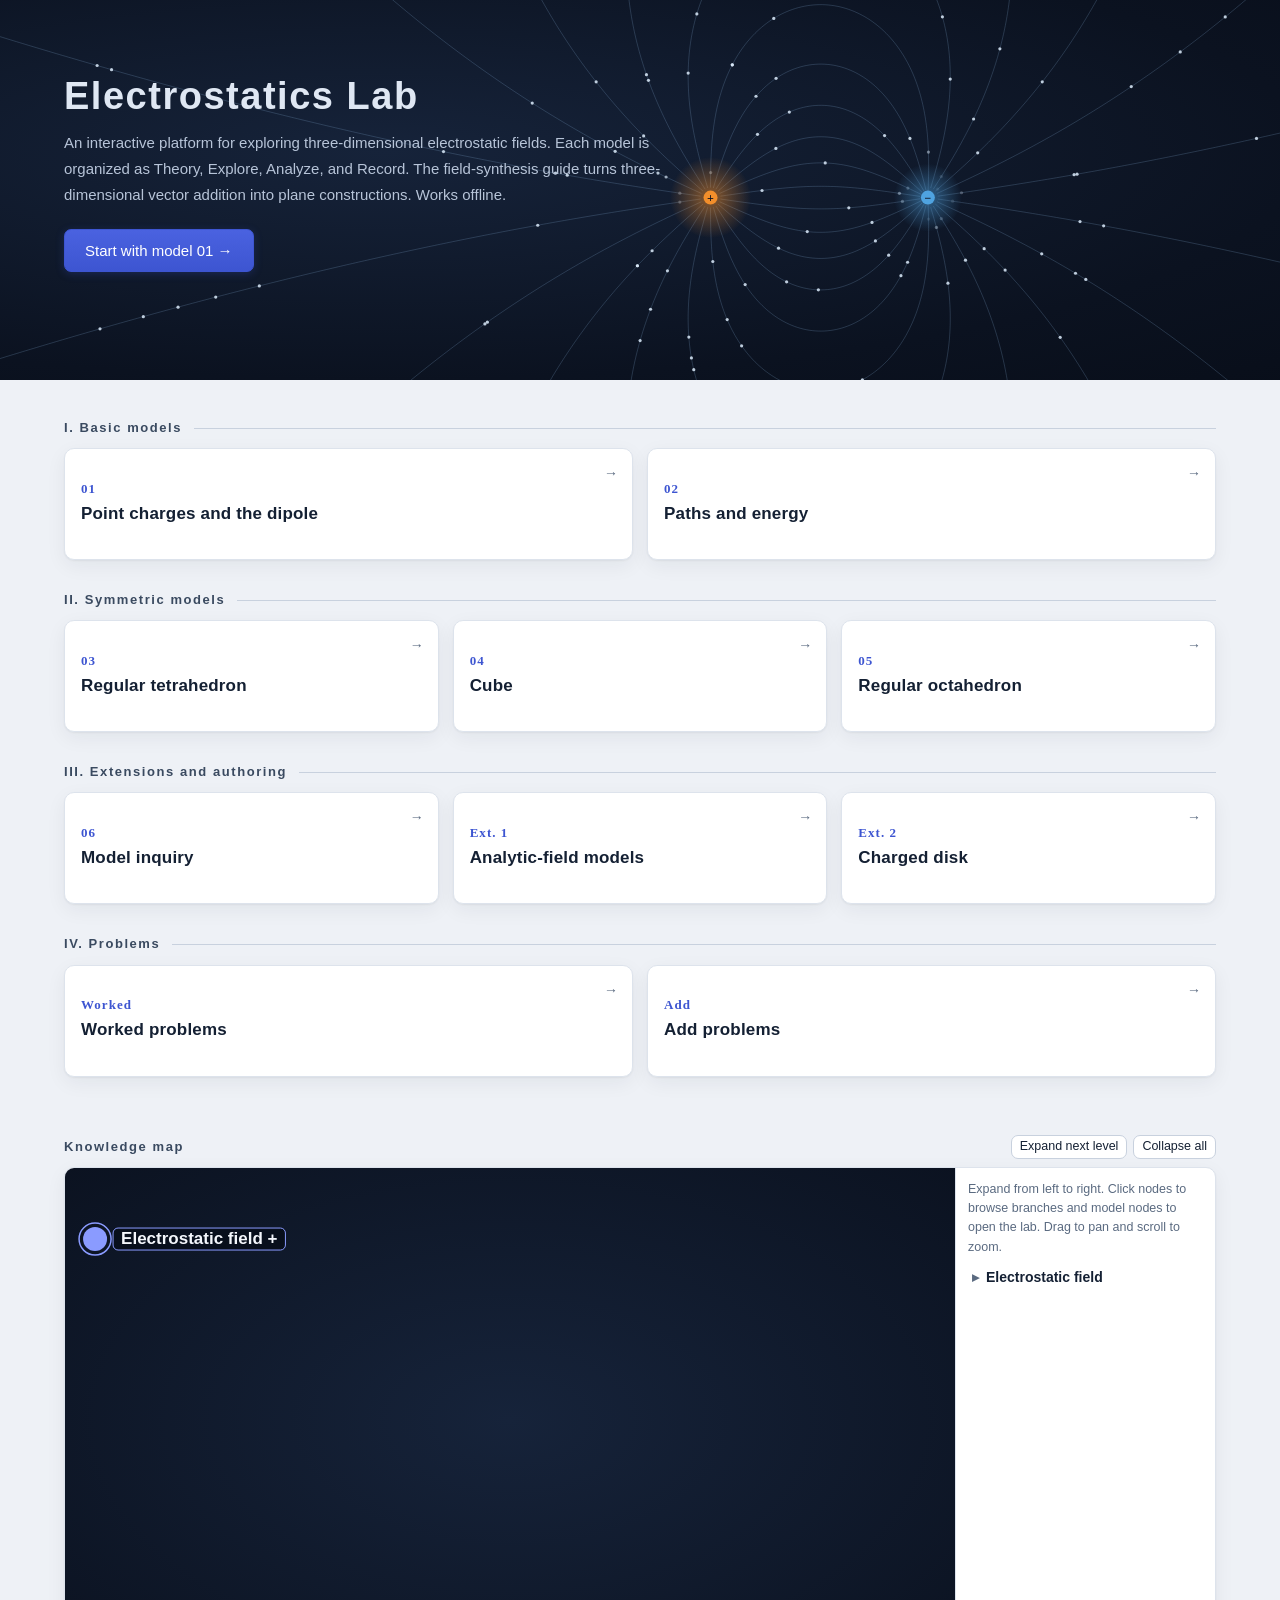
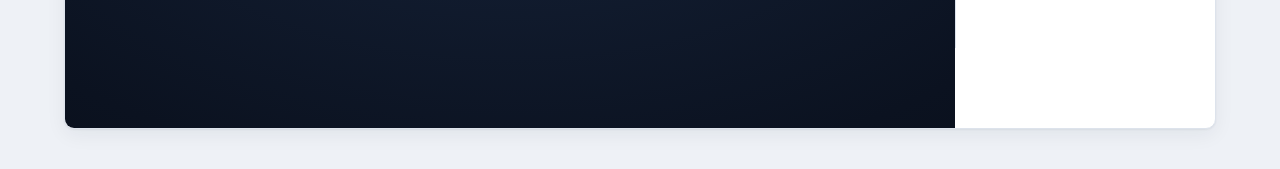
<file: index.html>
<!doctype html>
<html lang="en">
<head>
  <meta charset="utf-8">
  <meta name="viewport" content="width=device-width, initial-scale=1">
  <title>Electrostatics Lab</title>
  <link rel="stylesheet" href="css/base.css">
  <link rel="stylesheet" href="css/motion.css">
  <link rel="stylesheet" href="css/fit.css">
  <link rel="stylesheet" href="css/home.css">
</head>
<body>
  <header class="home-hero">
    <canvas id="hero" aria-hidden="true"></canvas>
    <div class="hero-in">
      <h1>Electrostatics Lab</h1>
      <p>An interactive platform for exploring three-dimensional electrostatic fields. Each model is organized as Theory, Explore, Analyze, and Record. The field-synthesis guide turns three-dimensional vector addition into plane constructions. Works offline.</p>
      <a class="btn primary" href="lab.html?m=1">Start with model 01 →</a>
    </div>
  </header>
  <main class="home">
    <div id="groups"></div>
    <section id="kg" class="kg" aria-labelledby="kg-h">
      <div class="kg-head">
        <h2 id="kg-h" class="cat">Knowledge map</h2>
        <div class="kg-tools">
          <button type="button" class="btn mini" data-kg="more">Expand next level</button>
          <button type="button" class="btn mini" data-kg="reset">Collapse all</button>
        </div>
      </div>
      <div class="kg-body">
        <div class="kg-canvas-wrap"><canvas tabindex="0" role="img" aria-label="Electrostatics knowledge map. Click nodes to expand; drag to pan and scroll to zoom; the list on the right is an alternative."></canvas></div>
        <nav class="kg-side" aria-label="Knowledge map list">
          <p class="kg-tip">Expand from left to right. Click nodes to browse branches and model nodes to open the lab. Drag to pan and scroll to zoom.</p>
          <ul class="kg-list"></ul>
        </nav>
      </div>
    </section>
  </main>
  <script src="js/home/home.js"></script>
  <script src="js/home/kgraph.js"></script>
</body>
</html>
</file>
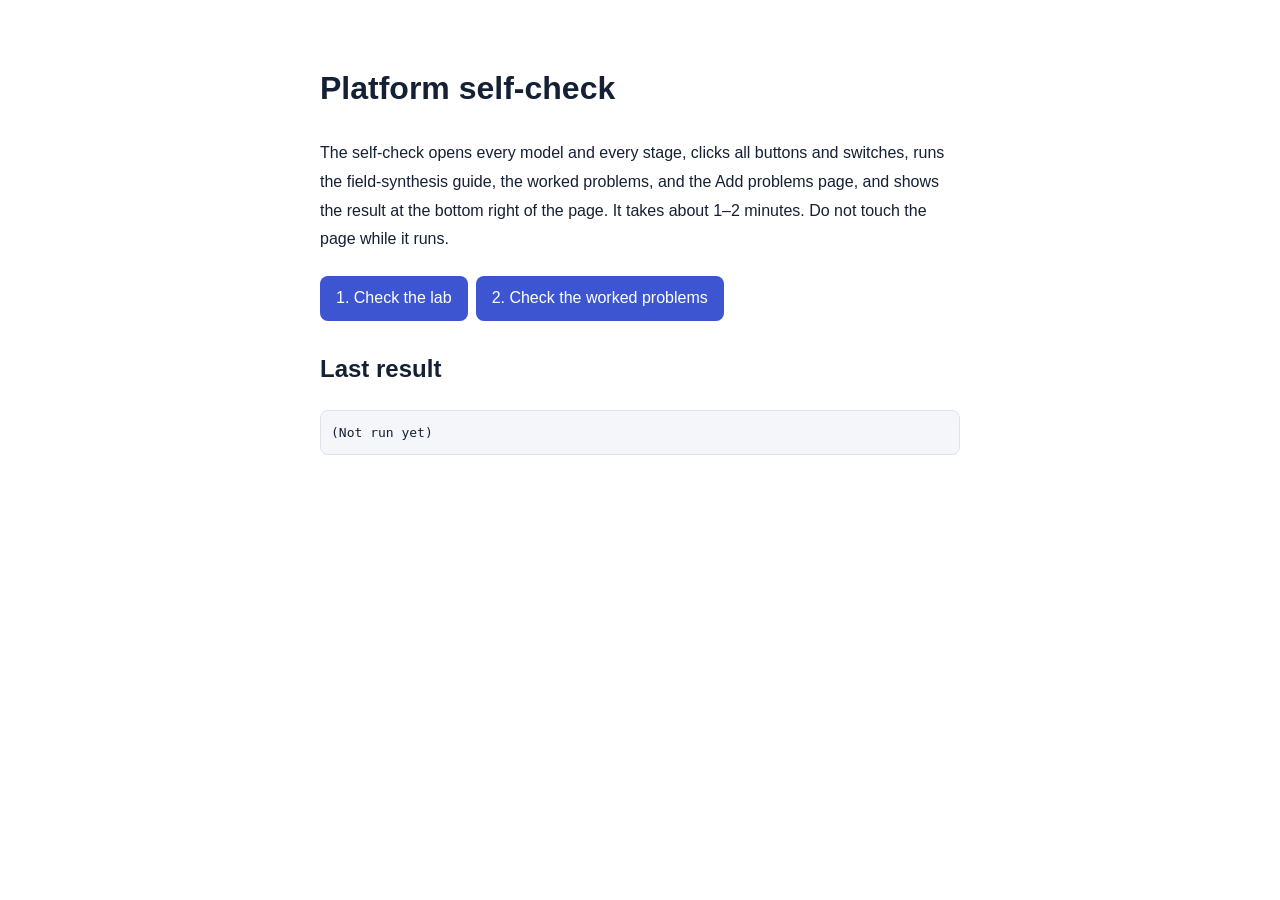
<file: audit.html>
<!doctype html>
<html lang="en">
<head>
  <meta charset="utf-8">
  <title>Platform self-check</title>
  <style>body{font-family:"Microsoft YaHei",sans-serif;max-width:640px;margin:60px auto;padding:0 20px;color:#142033;line-height:1.8}a.b{display:inline-block;margin:6px 8px 6px 0;padding:8px 16px;border-radius:8px;background:#3d55d1;color:#fff;text-decoration:none}pre{background:#f4f6fa;border:1px solid #dde3ec;border-radius:8px;padding:10px;white-space:pre-wrap;font-size:13px}</style>
</head>
<body>
  <h1>Platform self-check</h1>
  <p>The self-check opens every model and every stage, clicks all buttons and switches, runs the field-synthesis guide, the worked problems, and the Add problems page, and shows the result at the bottom right of the page. It takes about 1–2 minutes. Do not touch the page while it runs.</p>
  <p><a class="b" href="lab.html#audit">1. Check the lab</a><a class="b" href="examples.html#audit">2. Check the worked problems</a></p>
  <h2>Last result</h2>
  <pre id="r">(Not run yet)</pre>
  <script>
    var a = localStorage.getItem('ejp-lab-en:audit:Lab'), b = localStorage.getItem('ejp-lab-en:audit:Worked problems');
    if (a || b) document.getElementById('r').textContent = [a, b].filter(Boolean).join('\n\n');
  </script>
</body>
</html>
</file>
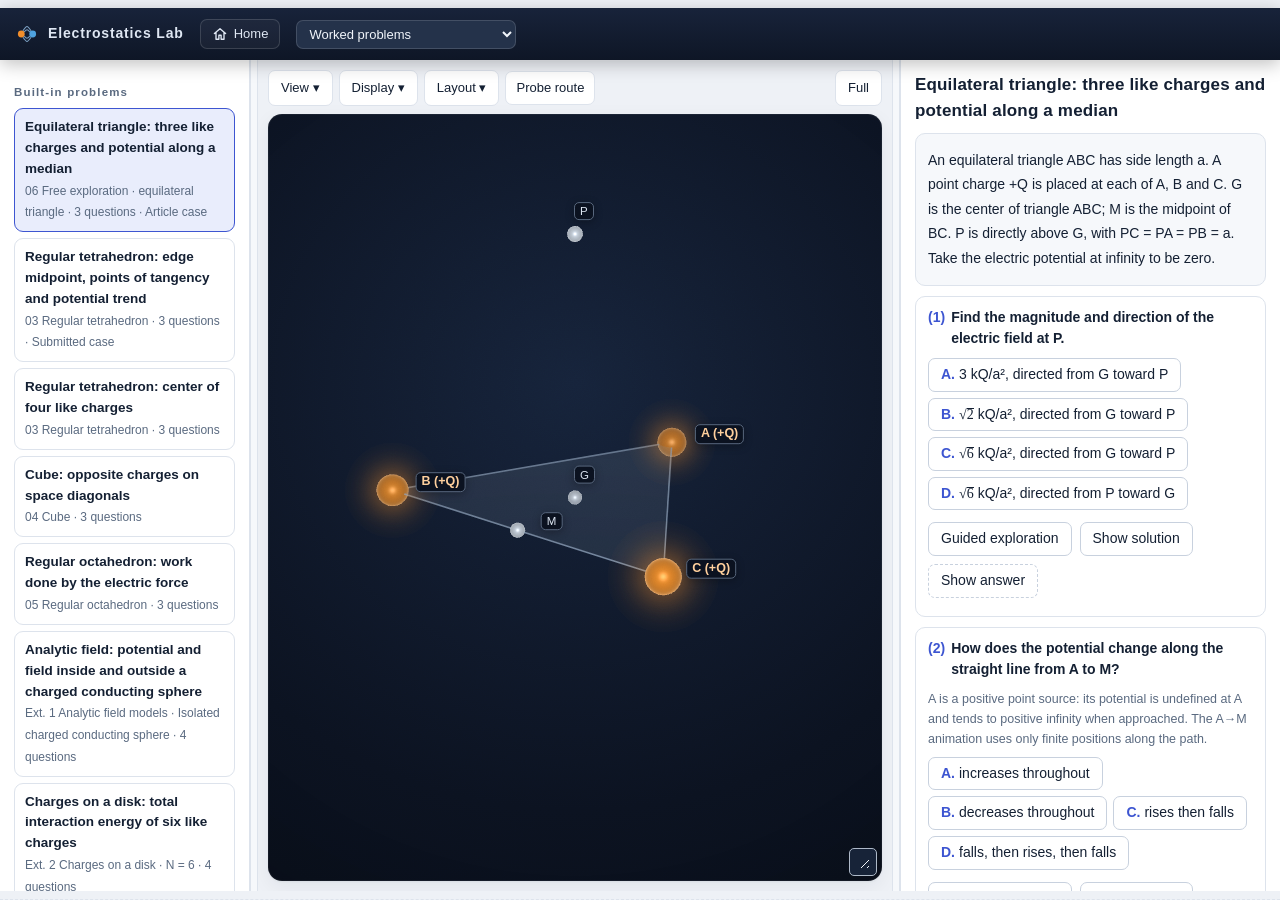
<file: examples.html>
<!doctype html>
<html lang="en">
<head>
  <meta charset="utf-8">
  <meta name="viewport" content="width=device-width, initial-scale=1">
  <title>Worked problems · Electrostatics Lab</title>
  <link rel="stylesheet" href="css/base.css">
  <link rel="stylesheet" href="css/shell.css">
  <link rel="stylesheet" href="css/viewport.css">
  <link rel="stylesheet" href="css/panels.css">
  <link rel="stylesheet" href="css/teach.css">
  <link rel="stylesheet" href="css/theory.css">
  <link rel="stylesheet" href="css/examples.css">
  <link rel="stylesheet" href="css/ex-probe.css">
  <link rel="stylesheet" href="css/motion.css">
  <link rel="stylesheet" href="css/rhythm.css">
  <link rel="stylesheet" href="css/fit.css">
</head>
<body class="lab ex" data-exmode="student">
  <header class="appbar">
    <div class="brand">
      <svg viewBox="0 0 32 32" aria-hidden="true"><circle cx="9" cy="16" r="4.2" class="b-pos"/><circle cx="23" cy="16" r="4.2" class="b-neg"/><path d="M12.5 13.5C16 10 16 10 19.5 13.5M12.5 18.5C16 22 16 22 19.5 18.5M11 12C16 5 16 5 21 12M11 20C16 27 16 27 21 20" class="b-fl"/></svg>
      <span>Electrostatics Lab</span>
    </div>
    <a class="home-btn" href="index.html" title="Home" aria-label="Home"><svg viewBox="0 0 20 20" aria-hidden="true"><path d="M3 9.5 10 3.5l7 6M5 8v8.5h3.6v-5h2.8v5H15V8"/></svg><span>Home</span></a>
    <div class="exp"><label class="sr" for="modelSel">Select a model</label><select id="modelSel" aria-label="Select a model"></select></div>
  </header>
  <div class="ex-work">
    <aside class="ex-left">
      <div class="ex-only-s">
        <div id="exList" class="ex-list"></div>
        <div class="ex-author-tools"><div class="btns"><button type="button" class="btn" id="btnNew">New problem</button><button type="button" class="btn" id="btnEdit">Adapt this problem</button></div>
        <div class="btns"><button type="button" class="btn mini" id="btnImport">Import problem</button><button type="button" class="btn mini" id="btnDel">Delete this problem</button></div>
        <input type="file" id="importFile" accept=".json,application/json" hidden></div>
      </div>
      <div class="ex-only-t"><ol id="tSteps" class="stepper"></ol><div id="tAssist" class="t-assist"></div></div>
    </aside>
    <main class="view">
      <div id="stage" class="stage">
        <canvas id="gl" aria-label="3D model. Drag to rotate; scroll to zoom. Right-click a charge, probe, or geometry background to adjust appearance and animation." title="Right-click a charge, probe, or geometry background to open its settings"></canvas>
        <div class="grain" aria-hidden="true"></div>
        <div id="labels" class="labels" aria-hidden="true"></div>
        <div class="tools" role="toolbar" aria-label="View tools">
          <button type="button" id="btnHome" title="Reset to standard view" aria-label="Reset to standard view">Reset view</button>
          <button type="button" id="btnTop" title="Top view" aria-label="Top view">Top view</button>
          <button type="button" id="btnZin" title="Zoom in" aria-label="Zoom in">＋</button>
          <button type="button" id="btnZout" title="Zoom out" aria-label="Zoom out">－</button>
          <button type="button" id="btnFull" title="Toggle full screen" aria-label="Toggle full screen">Fullscreen</button>
        </div>
        <div class="stagebar"><div class="sb-mid"><span>Show</span></div><div class="sb-layers" id="sbLayers"></div><button type="button" id="btnTheme" class="theme-toggle" title="Switch canvas theme" aria-label="Switch canvas theme">Board theme</button></div>
      </div>
      <div class="caption" id="caption" hidden></div>
      <div class="sr" id="guideStatus" role="status" aria-live="polite" aria-atomic="true"></div>
      <div id="elementStyle" class="element-style glass" hidden></div>
    </main>
    <aside class="ex-right">
      <div class="ex-only-s" id="exMain"></div>
      <div class="ex-only-t" id="tForm"></div>
    </aside>
  </div>
  <script src="js/core/vec.js"></script>
  <script src="js/core/probe-motion.js"></script>
  <script src="js/core/util.js"></script>
  <script src="js/core/tex.js"></script>
  <script src="js/core/motion.js"></script>
  <script src="js/core/vec3d.js"></script>
  <script src="js/physics/field.js"></script>
  <script src="js/physics/fieldlines.js"></script>
  <script src="js/physics/isosurf.js"></script>
  <script src="js/physics/geometry.js"></script>
  <script src="js/render/gl.js"></script>
  <script src="js/render/camera.js"></script>
  <script src="js/render/flow.js"></script>
  <script src="js/render/renderer.js"></script>
  <script src="js/render/draw.js"></script>
  <script src="js/models/common.js"></script>
  <script src="js/models/m03.js"></script>
  <script src="js/models/m08.js"></script>
  <script src="js/app/controls.js"></script>
  <script src="js/ex/templates.js"></script>
  <script src="js/ex/models.js"></script>
  <script src="js/ex/exact.js"></script>
  <script src="js/ex/solve.js"></script>
  <script src="js/ex/answers.js"></script>
  <script src="js/ex/guide.js"></script>
  <script src="js/ex/builtin.js"></script>
  <script src="js/ex/view.js"></script>
  <script src="js/ex/student.js"></script>
  <script src="js/ex/teacher.js"></script>
  <script src="js/ex/app.js"></script>
  <script src="js/ex/layout.js"></script>
  <script src="js/ex/probe-route.js"></script>
  <script src="js/audit.js"></script>
</body>
</html>
</file>
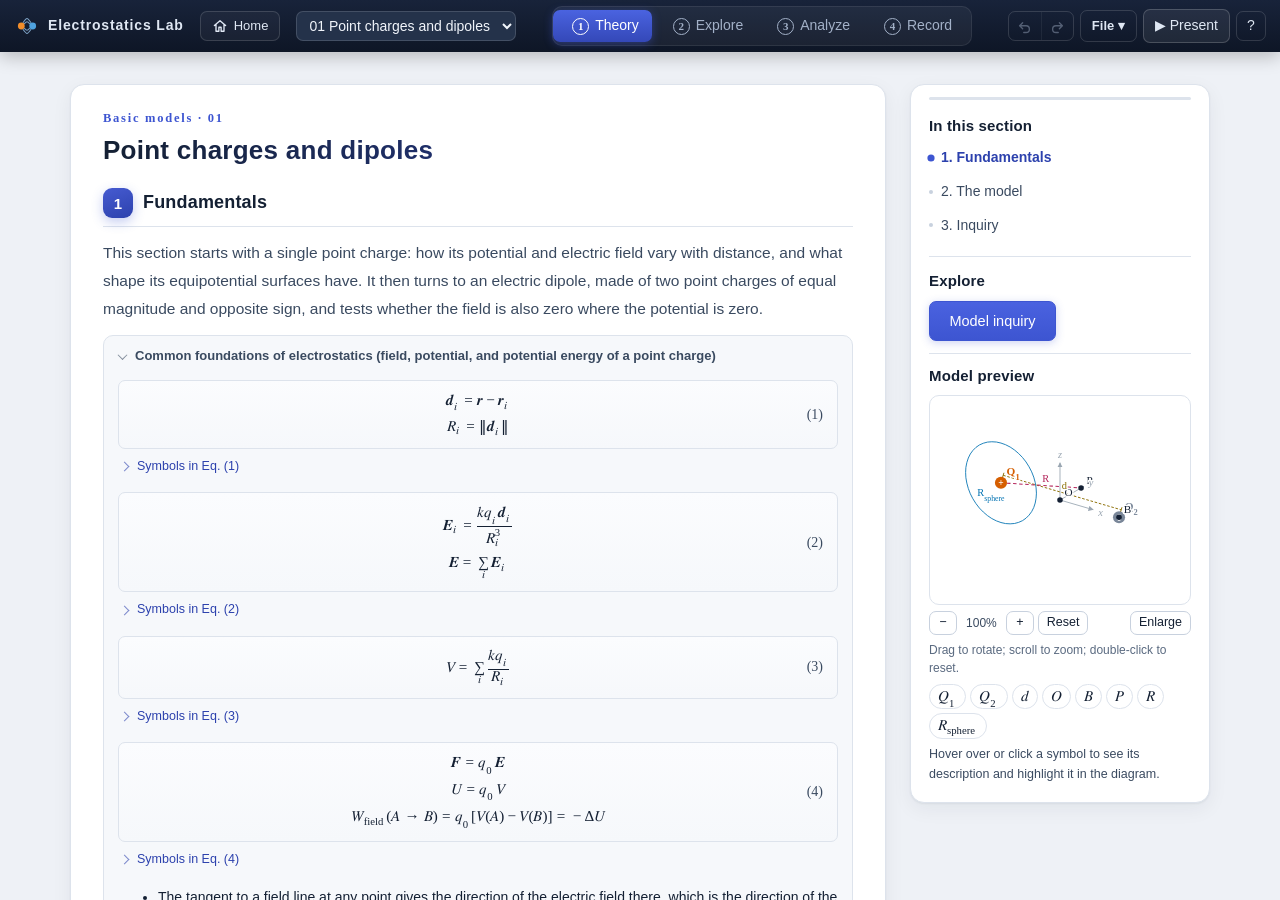
<file: lab.html>
<!doctype html>
<html lang="en">
<head>
  <meta charset="utf-8">
  <meta name="viewport" content="width=device-width, initial-scale=1">
  <title>Electrostatics Lab</title>
  <link rel="stylesheet" href="css/base.css">
  <link rel="stylesheet" href="css/shell.css">
  <link rel="stylesheet" href="css/viewport.css">
  <link rel="stylesheet" href="css/panels.css">
  <link rel="stylesheet" href="css/teach.css">
  <link rel="stylesheet" href="css/theory.css">
  <link rel="stylesheet" href="css/motion.css">
  <link rel="stylesheet" href="css/rhythm.css">
  <link rel="stylesheet" href="css/fit.css">
</head>
<body class="lab" data-mode="theory">
  <a class="skip" href="#gl">Skip to canvas</a>
  <!-- Top bar: brand / model switch / workspace mode / file -->
  <header class="appbar">
    <div class="brand">
      <svg viewBox="0 0 32 32" aria-hidden="true"><circle cx="9" cy="16" r="4.2" class="b-pos"/><circle cx="23" cy="16" r="4.2" class="b-neg"/><path d="M12.5 13.5C16 10 16 10 19.5 13.5M12.5 18.5C16 22 16 22 19.5 18.5M11 12C16 5 16 5 21 12M11 20C16 27 16 27 21 20" class="b-fl"/></svg>
      <span>Electrostatics Lab</span>
    </div>
    <a class="home-btn" href="index.html" title="Home" aria-label="Home"><svg viewBox="0 0 20 20" aria-hidden="true"><path d="M3 9.5 10 3.5l7 6M5 8v8.5h3.6v-5h2.8v5H15V8"/></svg><span>Home</span></a>
    <div class="exp">
      <label class="sr" for="modelSel">Select a model</label>
      <select id="modelSel"></select>
      <span id="labTitle" class="sr"></span>
    </div>
    <nav class="modes" role="tablist" aria-label="Workspaces">
      <button type="button" role="tab" data-mode="theory"><b>1</b>Theory</button>
      <button type="button" role="tab" data-mode="explore"><b>2</b>Explore</button>
      <button type="button" role="tab" data-mode="analyze"><b>3</b>Analyze</button>
      <button type="button" role="tab" data-mode="record"><b>4</b>Record</button>
      <i class="mode-ink" aria-hidden="true"></i>
    </nav>
    <div class="filemenu">
      <div class="hist" role="group" aria-label="Undo and redo">
        <button type="button" id="btnUndo" title="Undo the last action (Ctrl+Z)" aria-label="Undo" aria-keyshortcuts="Control+Z" disabled><svg viewBox="0 0 20 20" aria-hidden="true"><path d="M7.5 5 3.5 9l4 4M4 9h8a4.5 4.5 0 0 1 0 9H9"/></svg></button>
        <button type="button" id="btnRedo" title="Redo the undone action (Ctrl+Y or Ctrl+Shift+Z)" aria-label="Redo" aria-keyshortcuts="Control+Y Control+Shift+Z" disabled><svg viewBox="0 0 20 20" aria-hidden="true"><path d="M12.5 5l4 4-4 4M16 9H8a4.5 4.5 0 0 0 0 9h3"/></svg></button>
      </div>
      <details class="menu">
        <summary title="Save a draft or export files">File ▾</summary>
        <div class="menu-pop" role="menu">
          <button type="button" id="btnSave" role="menuitem">Save draft <kbd>This browser</kbd></button>
          <button type="button" id="btnLoad" role="menuitem">Load draft</button>
          <hr>
          <button type="button" id="btnImport" role="menuitem">Import JSON file</button>
          <button type="button" id="btnPng" role="menuitem">Save canvas image <kbd>PNG</kbd></button>
          <hr>
          <button type="button" id="btnSheet" role="menuitem">Export worksheet</button>
          <button type="button" id="btnSheetT" role="menuitem">Export worksheet with hints and answers</button>
        </div>
      </details>
      <input type="file" id="importFile" accept=".json,application/json" hidden>
      <button type="button" id="btnPresent" class="present-btn" aria-pressed="false" title="Start classroom presentation: enlarge the canvas and construction notes, and advance with the arrow keys (shortcut P)">▶ Present</button>
      <button type="button" id="btnHelp" class="ico" title="Show instructions" aria-label="Open help">?</button>
    </div>
  </header>

  <div class="work">
    <!-- Left: tool categories (shown only in Explore and Analyze) -->
    <nav class="rail" id="rail" aria-label="Tool categories"></nav>
    <aside class="drawer" id="drawer" aria-label="Tool panel">
      <header class="drawer-h"><h2 id="drawerTitle"></h2><button type="button" class="ico" id="drawerClose" title="Collapse tool panel" aria-label="Collapse tool panel">‹</button></header>
      <div id="panel" class="panel"></div>
    </aside>

    <!-- Center: canvas -->
    <main class="view" id="view">
      <div id="stage" class="stage">
        <canvas id="gl" aria-label="3D canvas of the electrostatic field. Drag to rotate, scroll to zoom, and hold Shift or right-drag to pan."></canvas>
        <div class="grain" aria-hidden="true"></div>
        <div id="labels" class="labels" aria-hidden="true"></div>
        <div class="hud" id="hud" aria-live="polite">
          <div class="hud-h"><span>Live readings</span><button type="button" id="hudMore" class="link">See full analysis →</button></div>
          <div id="hudBody" class="hud-b"></div>
          <button type="button" id="hudWiz" class="hud-wiz" hidden>▸ Start synthesis guide</button>
        </div>
        <div class="tools" role="toolbar" aria-label="View tools">
          <button type="button" id="btnHome" title="Reset to standard view" aria-label="Reset to standard view">⌂</button>
          <button type="button" id="btnTop" title="Switch to top view (3D view only)" aria-label="Switch to top view">⊤</button>
          <button type="button" id="btnZin" title="Zoom in" aria-label="Zoom in">＋</button>
          <button type="button" id="btnZout" title="Zoom out" aria-label="Zoom out">－</button>
          <button type="button" id="btnReset" title="Restore this stage's parameters" aria-label="Restore this stage's parameters">↺</button>
          <button type="button" id="btnFull" title="Toggle full screen" aria-label="Toggle full screen">⛶</button>
        </div>
        <div class="legend" id="legend" aria-hidden="true"></div>
        <button type="button" id="presentExit" class="present-exit">Exit presentation (Esc)</button>
        <div class="stagebar" id="stagebar">
          <button type="button" id="prevStage" class="sb-nav" aria-label="Previous stage" title="Previous stage">‹</button>
          <div class="sb-mid"><span id="sbStage"></span><div class="sb-track"><i id="sbFill"></i></div></div>
          <div class="sb-layers" id="sbLayers" role="group" aria-label="Display layers"></div>
          <button type="button" id="btnTheme" class="theme-toggle" title="Toggle canvas theme" aria-label="Toggle canvas theme">◐</button>
          <button type="button" id="nextStage" class="sb-nav" aria-label="Next stage" title="Next stage">›</button>
        </div>
        <div id="busy" class="busy" hidden>Computing…</div>
      </div>
      <div class="caption" id="caption" aria-live="polite" hidden></div>
      <!-- Theory workspace: full-page reading -->
      <article class="theory-page" id="theory" aria-labelledby="theoryTitle">
        <div class="tp-main">
          <p class="eyebrow" id="theoryCode"></p>
          <h1 id="theoryTitle"></h1>
          <div id="theoryBody" class="theory"></div>
        </div>
        <aside class="tp-side">
          <h2>In this section</h2>
          <ol id="theoryStages" class="tp-toc"></ol>
          <section class="tp-go" aria-labelledby="goTitle">
            <h2 id="goTitle">Explore</h2>
            <div class="tp-go-btns">
              <button type="button" id="enterLab" class="btn primary">Model inquiry</button>
            </div>
          </section>
        </aside>
      </article>
    </main>

    <!-- Right: inspector that changes with the workspace -->
    <aside class="inspector" id="inspector" aria-label="Inspector">
      <section class="insp" data-for="explore">
        <h2 class="insp-t">Inquiry stages</h2>
        <ol id="stageTabs" class="stepper"></ol>
        <div class="guide" id="guide">
          <div class="qbox"><span>Question</span><p id="question"></p></div>
          <div class="g-item"><h3>What to observe</h3><p id="obs"></p></div>
          <div class="g-item"><h3>What to record</h3><p id="rec"></p></div>
          <details class="g-item" id="hintBox"><summary>Reasoning hint</summary><p id="hint"></p></details>
          <div id="stageActions" class="btns"></div>
          <details class="g-item" id="teacherBox" hidden><summary>Additional hints</summary><p id="teacher"></p></details>
        </div>
      </section>
      <section class="insp" data-for="analyze">
        <details class="acc" open><summary>Live readings</summary><div id="readings" class="readings"></div>
          <div class="btns"><button type="button" class="btn" id="quickRec">Record current reading</button></div></details>
        <details class="acc" id="wizBox" open><summary>Field-synthesis guide</summary>
          <div id="wizIntro"></div>
          <div class="btns"><button type="button" class="btn primary" id="wizStart">Start synthesis</button></div>
          <ol id="stepList" class="steplist"></ol>
          <div id="wizOpts"></div>
        </details>
        <details class="acc" id="deriveBox" open hidden><summary>Synthesis derivation</summary><div id="derive"></div></details>
        <details class="acc" id="geoBox"><summary>Geometry and resolution</summary><div id="geo"></div></details>
        <details class="acc" id="curveBox" open><summary>Linked curves</summary><div class="curve-tools"><button type="button" id="curveZoomOut" title="Zoom out" aria-label="Zoom out">−</button><button type="button" id="curveZoomIn" title="Zoom in" aria-label="Zoom in">＋</button><button type="button" id="curveFull" title="Full-screen curve" aria-label="Full-screen curve">⛶</button></div><canvas id="curves"></canvas><div id="curveLegend" class="clegend"></div></details>
        <details class="acc" id="compBox"><summary>Free synthesis</summary><div id="comp"></div></details>
      </section>
      <section class="insp" data-for="record">
        <details class="acc" open><summary>Study log</summary><p class="note">The study log is saved in this browser and can be exported as a CSV file.</p><div id="records"></div></details>
      </section>
    </aside>
  </div>

  <div id="help" class="modal" role="dialog" aria-modal="true" aria-labelledby="helpTitle" hidden>
    <div class="sheet">
      <header><h2 id="helpTitle">Instructions</h2><button type="button" id="closeHelp" class="ico" aria-label="Close instructions">×</button></header>
      <div class="theory">
        <h3>Workspaces</h3>
        <ul>
          <li><b>Theory</b>: concepts, equations, and the model diagram.</li>
          <li><b>Explore</b>: work through the stages. The buttons along the bottom of the canvas control the displayed layers.</li>
          <li><b>Analyze</b>: readings, the field-synthesis guide, geometry, and linked curves.</li>
          <li><b>Record</b>: the study log, where you can record readings and export them as a CSV file.</li>
        </ul>
        <h3>Controls</h3>
        <ul>
          <li>Drag to rotate, Shift-drag or right-drag to pan, and scroll to zoom. You can drag the probe and the charges directly.</li>
          <li>Shortcuts: 1–4 switch workspaces, [ ] switch stages, ← → switch synthesis steps, P presents, and Esc exits.</li>
        </ul>
        <h3>Color</h3>
        <ul>
          <li>Orange "+" is positive, blue "−" is negative, and gray "0" is the zero-potential level.</li>
        </ul>
      </div>
    </div>
  </div>

  <script src="js/core/vec.js"></script>
  <script src="js/core/probe-motion.js"></script>
  <script src="js/core/util.js"></script>
  <script src="js/core/tex.js"></script>
  <script src="js/core/motion.js"></script>
  <script src="js/core/vec3d.js"></script>
  <script src="js/physics/field.js"></script>
  <script src="js/physics/potential-search.js"></script>
  <script src="js/physics/fieldlines.js"></script>
  <script src="js/physics/isosurf.js"></script>
  <script src="js/physics/geometry.js"></script>
  <script src="js/render/gl.js"></script>
  <script src="js/render/camera.js"></script>
  <script src="js/render/flow.js"></script>
  <script src="js/render/renderer.js"></script>
  <script src="js/render/draw.js"></script>
  <script src="js/models/common.js"></script>
  <script src="js/models/m01.js"></script>
  <script src="js/models/m02.js"></script>
  <script src="js/models/m03.js"></script>
  <script src="js/models/m04.js"></script>
  <script src="js/models/m05.js"></script>
  <script src="js/models/m06.js"></script>
  <script src="js/models/m07.js"></script>
  <script src="js/models/m08.js"></script>
  <script src="js/models/m08-lessons.js"></script>
  <script src="js/models/theory.js"></script>
  <script src="js/app/state.js"></script>
  <script src="js/app/scene.js"></script>
  <script src="js/app/scene2.js"></script>
  <script src="js/app/controls.js"></script>
  <script src="js/app/panels.js"></script>
  <script src="js/app/panels2.js"></script>
  <script src="js/app/bottom.js"></script>
  <script src="js/app/teach.js"></script>
  <script src="js/app/wizard.js"></script>
  <script src="js/app/figure.js"></script>
  <script src="js/app/preview.js"></script>
  <script src="js/app/inquiry.js"></script>
  <script src="js/app/probe-route-editor.js"></script>
  <script src="js/app/main.js"></script>
  <script src="js/audit.js"></script>
</body>
</html>
</file>
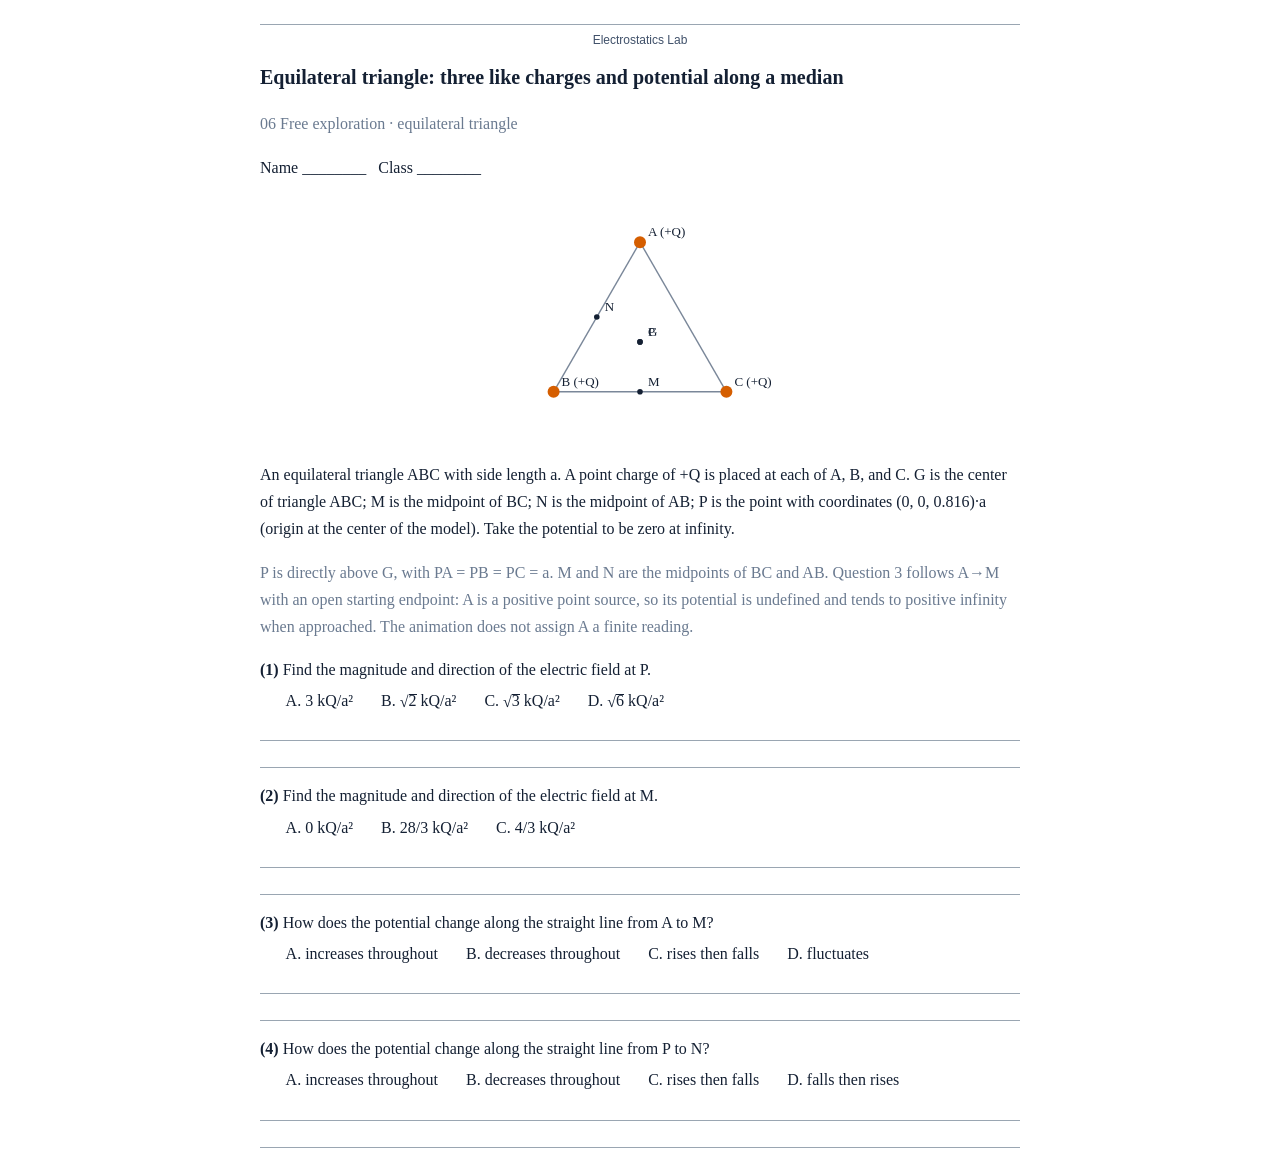
<file: worksheet_triangle_student.html>
<!doctype html><html lang="en"><head><meta charset="utf-8"><title>Equilateral triangle: three like charges and potential along a median</title><style>body{font-family:"Times New Roman","Microsoft YaHei",serif;max-width:760px;margin:24px auto;padding:0 20px;line-height:1.7;color:#142033}h1{font-size:20px}.q{margin:14px 0}.ln{border-bottom:1px solid #9aa6b2;height:26px}.ans{color:#2c41ad;font-size:14px}.mut{color:#6a7a90}.ops{display:flex;flex-wrap:wrap;gap:4px 28px;margin:4px 0 0 1.6em}math,.rad{font-family:"Cambria Math","STIX Two Math","Latin Modern Math",serif}.rad{white-space:nowrap}.rad-b{border-top:.075em solid currentColor;padding:.06em .08em 0 .04em;margin-left:-.06em}.cap-tbl{border-collapse:collapse;margin:8px 0;font-size:13px}.cap-tbl th,.cap-tbl td{border:1px solid #9aa6b2;padding:3px 8px;text-align:center}math[display=block]{display:block math;margin:6px auto;text-align:center}</style></head><body><style>.export-watermark{display:block;margin:24px 0 0;padding-top:8px;border-top:1px solid #9aa6b2;text-align:center;color:#40516a;font:12px "Microsoft YaHei",Arial,sans-serif;break-inside:avoid}@media print{@page{margin:18mm 16mm 22mm}.export-watermark{position:fixed;top:45%;left:0;right:0;margin:0;border:0;padding:0;transform:rotate(-30deg);color:#d7dee6;font-size:40px;z-index:-1}}</style><footer class="export-watermark">Electrostatics Lab</footer><h1>Equilateral triangle: three like charges and potential along a median</h1><p class="mut">06 Free exploration · equilateral triangle</p><p>Name ________ &nbsp; Class ________</p><div style="text-align:center"><svg viewBox="0 0 320 240" width="320" font-family="Times New Roman,Microsoft YaHei"><line x1="160.0" y1="45.2" x2="73.6" y2="194.8" stroke="#7A8799" stroke-width="1.4"/><line x1="73.6" y1="194.8" x2="246.4" y2="194.8" stroke="#7A8799" stroke-width="1.4"/><line x1="160.0" y1="45.2" x2="246.4" y2="194.8" stroke="#7A8799" stroke-width="1.4"/><circle cx="160.0" cy="45.2" r="6" fill="#D55E00"/><text x="168" y="39.2" font-size="13" fill="#142033">A (+Q)</text><circle cx="73.6" cy="194.8" r="6" fill="#D55E00"/><text x="81.6" y="188.8" font-size="13" fill="#142033">B (+Q)</text><circle cx="246.4" cy="194.8" r="6" fill="#D55E00"/><text x="254.4" y="188.8" font-size="13" fill="#142033">C (+Q)</text><circle cx="160.0" cy="144.9" r="2.8" fill="#142033"/><text x="168" y="138.9" font-size="13" fill="#142033">G</text><circle cx="160.0" cy="194.8" r="2.8" fill="#142033"/><text x="168" y="188.8" font-size="13" fill="#142033">M</text><circle cx="116.8" cy="120.0" r="2.8" fill="#142033"/><text x="124.8" y="114" font-size="13" fill="#142033">N</text><circle cx="160.0" cy="144.9" r="2.8" fill="#142033"/><text x="168" y="138.9" font-size="13" fill="#142033">P</text></svg></div><p>An equilateral triangle ABC with side length a. A point charge of +Q is placed at each of A, B, and C. G is the center of triangle ABC; M is the midpoint of BC; N is the midpoint of AB; P is the point with coordinates (0, 0, 0.816)·a (origin at the center of the model). Take the potential to be zero at infinity.</p><p class="mut">P is directly above G, with PA = PB = PC = a. M and N are the midpoints of BC and AB. Question 3 follows A→M with an open starting endpoint: A is a positive point source, so its potential is undefined and tends to positive infinity when approached. The animation does not assign A a finite reading.</p><div class="q"><b>(1)</b> Find the magnitude and direction of the electric field at P.<div class="ops"><span>A. 3 kQ/a²</span><span>B. <math class="rm"><msqrt><mn>2</mn></msqrt></math> kQ/a²</span><span>C. <math class="rm"><msqrt><mn>3</mn></msqrt></math> kQ/a²</span><span>D. <math class="rm"><msqrt><mn>6</mn></msqrt></math> kQ/a²</span></div><div class="ln"></div><div class="ln"></div></div><div class="q"><b>(2)</b> Find the magnitude and direction of the electric field at M.<div class="ops"><span>A. 0 kQ/a²</span><span>B. 28/3 kQ/a²</span><span>C. 4/3 kQ/a²</span></div><div class="ln"></div><div class="ln"></div></div><div class="q"><b>(3)</b> How does the potential change along the straight line from A to M?<div class="ops"><span>A. increases throughout</span><span>B. decreases throughout</span><span>C. rises then falls</span><span>D. fluctuates</span></div><div class="ln"></div><div class="ln"></div></div><div class="q"><b>(4)</b> How does the potential change along the straight line from P to N?<div class="ops"><span>A. increases throughout</span><span>B. decreases throughout</span><span>C. rises then falls</span><span>D. falls then rises</span></div><div class="ln"></div><div class="ln"></div></div></body></html>
</file>
<file: css/base.css>
/* Design tokens and base components.
   The interface accent is indigo, kept apart from the data colors (orange/blue/gray) so it is never read as a physical quantity; data colors are in js/models/common.js (Okabe–Ito). */
:root {
  --bg: #eef1f6; --surface: #ffffff; --surface-2: #f6f8fb; --ink: #142033; --ink-2: #3a4a60; --muted: #5a6a80;
  --line: #dde3ec; --line-2: #c8d1de;
  --accent: #3d55d1; --accent-2: #2c41ad; --accent-soft: #e9edfc;
  --chrome: #0e1626; --chrome-2: #18233a; --chrome-ink: #dfe7f3; --chrome-muted: #a3b1c8;
  --pos: #d55e00; --neg: #0072b2; --zero: #4a5566; --probe: #cc79a7; --ok: #009e73; --bad: #b4233c;
  --r: 10px; --r-s: 7px;
  --shadow: 0 1px 2px rgba(16,28,48,.06), 0 6px 20px rgba(16,28,48,.06);
  --shadow-lg: 0 12px 40px rgba(10,20,40,.22);
  --ease: cubic-bezier(.22,.8,.26,1);
  font-family: "Segoe UI", "Helvetica Neue", Arial, sans-serif;
  color: var(--ink); background: var(--bg);
}
* { box-sizing: border-box; }
html, body { margin: 0; }
body { font-size: 14px; line-height: 1.55; -webkit-font-smoothing: antialiased; }
/* One math font for the whole platform: Cambria Math ships with Windows and draws radicals and fraction bars from the font's math parameters */
:root { --math-font: "Cambria Math", "STIX Two Math", "Latin Modern Math", "Times New Roman", serif; }
math { font-family: var(--math-font); font-size: 1.08em; }
/* Radicals in text (MathML <msqrt> made by U.rich): same size as the body text; the radical and its bar are drawn by the math font, so displayed formulas are not clipped */
math.rm { font-size: 1em; }
math { overflow: visible; }
/* Radicals in SVG diagrams (U.svgRad): the √ and the radicand both use Times New Roman, so the top stroke of the √ is level with the overbar and they join into one line */
.svg-rs, .svg-rb { font-family: "Times New Roman", serif; }
h1, h2, h3, h4 { margin: 0 0 .4em; font-weight: 600; letter-spacing: .01em; }
h2 { font-size: 15px; } h3 { font-size: 13.5px; } h4 { font-size: 12.5px; color: var(--ink-2); }
p { margin: .3em 0; }
a { color: var(--accent); }
button, select, input, textarea { font: inherit; color: inherit; }
button { cursor: pointer; }
:focus-visible { outline: 2px solid var(--accent); outline-offset: 2px; }
.sr { position: absolute; width: 1px; height: 1px; overflow: hidden; clip: rect(0 0 0 0); }
.skip { position: absolute; left: -999px; top: 0; background: #fff; padding: 6px 10px; z-index: 99; }
.skip:focus { left: 8px; }
.muted { color: var(--muted); }
.note { color: var(--muted); font-size: 12.5px; }
kbd { font: 11px/1 "Times New Roman", sans-serif; color: var(--muted); border: 1px solid var(--line); border-radius: 4px; padding: 2px 4px; margin-left: 6px; }

.btn { border: 1px solid var(--line-2); background: var(--surface); border-radius: var(--r-s); padding: 5px 11px; transition: background .15s, border-color .15s, color .15s, transform .08s, box-shadow .15s; }
.btn:hover { border-color: var(--accent); color: var(--accent-2); }
.btn:active { transform: translateY(1px); }
.btn.primary { background: var(--accent); border-color: var(--accent); color: #fff; box-shadow: 0 2px 8px rgba(61,85,209,.25); }
.btn.primary:hover { background: var(--accent-2); color: #fff; }
.btn.on { background: var(--accent-soft); border-color: var(--accent); color: var(--accent-2); }
.btn.mini { padding: 1px 8px; font-size: 12.5px; }
.btn.big { padding: 9px 18px; font-size: 15px; width: 100%; }
.btn:disabled { opacity: .45; cursor: default; }
.btns { display: flex; flex-wrap: wrap; gap: 6px; margin: 6px 0; }
.link { border: 0; background: none; color: var(--accent); padding: 0; }

#toast { position: fixed; left: 50%; bottom: 24px; transform: translateX(-50%) translateY(16px); background: var(--chrome); color: var(--chrome-ink);
  padding: 9px 16px; border-radius: 8px; opacity: 0; transition: .3s var(--ease); pointer-events: none; z-index: 100; max-width: 90vw; box-shadow: var(--shadow-lg); }
#toast.show { opacity: 1; transform: translateX(-50%); }

/* Home page */
.home-hero { position: relative; height: 380px; background: radial-gradient(120% 100% at 30% 40%, #16233a 0%, #0b1220 60%, #070c16 100%); color: var(--chrome-ink); overflow: hidden; }
.home-hero canvas { position: absolute; inset: 0; width: 100%; height: 100%; }
.home-hero .hero-in { position: relative; max-width: 1120px; margin: 0 auto; padding: 70px 24px 0; }
.home-hero h1 { font-size: 34px; letter-spacing: .04em; margin-bottom: 10px; }
.home-hero p { max-width: 560px; color: #b7c4d8; font-size: 15px; }
.home-hero .btn.primary, .home-hero .btn.hero-2 { margin-top: 16px; padding: 9px 20px; font-size: 15px; display: inline-block; text-decoration: none; }
.home-hero .btn.hero-2 { margin-left: 8px; background: rgba(255,255,255,.08); color: #dfe7f3; border-color: rgba(255,255,255,.25); }
.home { max-width: 1120px; margin: -46px auto 0; padding: 0 24px 40px; position: relative; }
.cat { margin: 26px 0 8px; font-size: 13px; color: var(--muted); letter-spacing: .12em; }
.cards { display: grid; grid-template-columns: repeat(auto-fill, minmax(250px, 1fr)); gap: 14px; }
.card-link { position: relative; display: block; background: var(--surface); border: 1px solid var(--line); border-radius: var(--r); padding: 16px 16px 18px; text-decoration: none; color: inherit;
  box-shadow: var(--shadow); transition: transform .25s var(--ease), box-shadow .25s var(--ease), border-color .2s; overflow: hidden; animation: rise .5s var(--ease) both; }
.card-link::after { content: ""; position: absolute; left: 0; top: 0; height: 3px; width: 100%; background: linear-gradient(90deg, var(--pos), #e69f00, var(--neg)); transform: scaleX(0); transform-origin: left; transition: transform .35s var(--ease); }
.card-link:hover { transform: translateY(-3px); box-shadow: 0 14px 30px rgba(16,28,48,.12); border-color: var(--line-2); }
.card-link:hover::after { transform: scaleX(1); }
.card-link .num { font: 700 13px "Times New Roman", serif; color: var(--accent); letter-spacing: .08em; }
.card-link h2 { font-size: 17px; margin: 4px 0 6px; }
.card-link p { color: var(--muted); margin: 0; font-size: 13px; }
.card-link .go { position: absolute; right: 14px; top: 14px; color: var(--muted); transition: color .2s, transform .2s var(--ease); }
.card-link:hover .go { color: var(--accent); transform: translateX(3px); }
.home .conv { background: var(--surface); border: 1px solid var(--line); border-radius: var(--r); padding: 14px 18px; margin-top: 26px; box-shadow: var(--shadow); }
.home .conv li { margin: 3px 0; }
.home footer { color: var(--muted); font-size: 12.5px; margin-top: 18px; }
@keyframes rise { from { opacity: 0; transform: translateY(10px); } }
@media (prefers-reduced-motion: reduce) { *, *::before, *::after { animation-duration: .01ms !important; transition-duration: .01ms !important; } }
</file>
<file: css/motion.css>
/* Motion and visual polish: workspace crossfade, scroll fade-in, collapsible panels, press ripple, reading progress, frosted overlays.
   All motion is switched off under "reduce motion" by the rule at the end of base.css. */
:root { --ease-out: cubic-bezier(.16,1,.3,1); --spring: cubic-bezier(.34,1.4,.64,1); --glass: rgba(14,22,38,.62); }

/* Workspace switch: View Transitions crossfade; the top bar stays still */
::view-transition-old(root), ::view-transition-new(root) { animation-duration: .32s; animation-timing-function: var(--ease-out); }
::view-transition-old(root) { animation-name: vt-out; }
::view-transition-new(root) { animation-name: vt-in; }
.appbar { view-transition-name: appbar; }
::view-transition-old(appbar), ::view-transition-new(appbar) { animation: none; }
@keyframes vt-out { to { opacity: 0; transform: scale(.992); filter: blur(2px); } }
@keyframes vt-in { from { opacity: 0; transform: translateY(8px) scale(1.004); } }

/* Fade and rise when scrolled into view */
.rv { opacity: 0; transform: translateY(14px); transition: opacity .6s var(--ease-out) var(--d, 0ms), transform .6s var(--ease-out) var(--d, 0ms); }
.rv.in { opacity: 1; transform: none; }

/* Press ripple */
.has-ripple { overflow: hidden; isolation: isolate; }
.ripple { position: absolute; border-radius: 50%; pointer-events: none; background: currentColor; opacity: .18; transform: scale(0); animation: ripple .55s var(--ease-out) forwards; z-index: -1; }
@keyframes ripple { to { transform: scale(1); opacity: 0; } }

/* Buttons: slight lift on hover; soft glow on primary buttons */
.btn { transition: background .18s, border-color .18s, color .18s, transform .18s var(--ease-out), box-shadow .22s var(--ease-out); }
.btn:hover:not(:disabled) { transform: translateY(-1px); box-shadow: 0 4px 12px rgba(16,28,48,.08); }
.btn:active:not(:disabled) { transform: translateY(0) scale(.98); transition-duration: .06s; }
.btn.primary { background: linear-gradient(180deg, #4a62e0, var(--accent)); }
.btn.primary:hover:not(:disabled) { background: linear-gradient(180deg, #4259d6, var(--accent-2)); box-shadow: 0 6px 18px rgba(61,85,209,.32); }

/* Collapsible panels: rotating chevron, content fades in when opened */
details.tip > summary, details.where > summary, details.base > summary, details.g-item > summary { list-style: none; display: flex; align-items: center; gap: 6px; }
details.tip > summary::-webkit-details-marker, details.where > summary::-webkit-details-marker, details.base > summary::-webkit-details-marker, details.g-item > summary::-webkit-details-marker { display: none; }
details.tip > summary::before, details.where > summary::before, details.base > summary::before, details.g-item > summary::before {
  content: ""; flex: none; width: 6px; height: 6px; border-right: 1.6px solid currentColor; border-bottom: 1.6px solid currentColor; transform: rotate(-45deg); opacity: .6; transition: transform .28s var(--ease-out); margin: 0 3px 0 1px; }
details[open].tip > summary::before, details[open].where > summary::before, details[open].base > summary::before, details[open].g-item > summary::before { transform: rotate(45deg) translate(-1px, -1px); }
.acc > summary::after { transition: transform .3s var(--ease-out); }
details[open].acc > :not(summary), details[open].base > :not(summary), details[open].g-item > :not(summary) { animation: fadeUp .35s var(--ease-out) both; }
@keyframes fadeUp { from { opacity: 0; transform: translateY(4px); } }

/* Workspace indicator: springy slide */
.mode-ink { transition: transform .45s var(--spring), width .45s var(--spring); }

/* Inspector and tool panels: groups fade in one after another */
.insp > *, .panel > * { animation: fadeUp .4s var(--ease-out) both; }
.insp > :nth-child(2), .panel > :nth-child(2) { animation-delay: 40ms; }
.insp > :nth-child(3), .panel > :nth-child(3) { animation-delay: 80ms; }
.insp > :nth-child(4), .panel > :nth-child(4) { animation-delay: 120ms; }
.insp > :nth-child(n+5), .panel > :nth-child(n+5) { animation-delay: 160ms; }
.acc { transition: box-shadow .25s var(--ease-out), border-color .25s; }
.acc:hover { box-shadow: 0 4px 16px rgba(16,28,48,.06); }

/* Stage: edge vignette to focus the 3D model; frosted overlays */
.stage::after { content: ""; position: absolute; inset: 0; pointer-events: none; border-radius: inherit; background: radial-gradient(120% 90% at 50% 45%, transparent 60%, rgba(0,0,0,.22) 100%); z-index: 1; }
.stage[data-theme="light"]::after { background: radial-gradient(120% 90% at 50% 45%, transparent 65%, rgba(20,32,51,.06) 100%); }
.stage > .hud, .stage > .tools, .stage > .legend, .stage > .caption, .stage > .stagebar, .stage > .labels, .stage > .busy, .stage > .present-exit { z-index: 2; }
.stage[data-theme="dark"] .hud, .stage[data-theme="dark"] .stagebar, .stage[data-theme="dark"] .tools, .stage[data-theme="dark"] .caption { backdrop-filter: blur(10px) saturate(1.2); -webkit-backdrop-filter: blur(10px) saturate(1.2); }
.tools button { transition: background .18s, color .18s, transform .18s var(--ease-out); }
.tools button:hover { transform: translateY(-1px); }
.caption:not([hidden]) { animation: fadeUp .35s var(--ease-out); }

/* Theory page: reading progress bar, current-section highlight in the contents, formula cards */
.tp-progress { position: relative; height: 3px; margin: -6px 0 14px; border-radius: 2px; overflow: hidden; background: var(--line); }
.tp-progress i { display: block; height: 100%; background: linear-gradient(90deg, var(--accent), #6f86ff); transform-origin: left; transform: scaleX(0); border-radius: 0 2px 2px 0; }
.tp-toc .link { position: relative; padding-left: 12px; color: var(--ink-2); transition: color .2s; }
.tp-toc .link::before { content: ""; position: absolute; left: 0; top: 50%; width: 4px; height: 4px; margin-top: -2px; border-radius: 50%; background: var(--line-2); transition: background .2s, transform .25s var(--spring); }
.tp-toc .link.cur { color: var(--accent-2); font-weight: 600; }
.tp-toc .link.cur::before { background: var(--accent); transform: scale(1.8); }
.tp-main h1 { background: linear-gradient(90deg, var(--ink), var(--accent-2)); -webkit-background-clip: text; background-clip: text; color: transparent; }
.formula { transition: border-color .2s, box-shadow .25s var(--ease-out); background: linear-gradient(180deg, #fbfcfe, var(--surface-2)); }
.formula:hover { border-color: var(--line-2); box-shadow: 0 3px 12px rgba(16,28,48,.05); }
.tsec > h2 .tn { box-shadow: 0 4px 12px rgba(61,85,209,.3); background: linear-gradient(160deg, #465bd1, var(--accent-2)); }
.tfig { transition: box-shadow .25s var(--ease-out); }
.tfig:hover { box-shadow: 0 8px 26px rgba(16,28,48,.08); }

/* Home page: card entrance and hover spotlight */
.card-link::before { content: ""; position: absolute; inset: 0; pointer-events: none; background: radial-gradient(260px circle at var(--mx, 50%) var(--my, 0%), rgba(61,85,209,.08), transparent 60%); opacity: 0; transition: opacity .3s; }
.card-link:hover::before { opacity: 1; }
.home-hero h1, .home-hero p, .home-hero .btn { animation: rise .7s var(--ease-out) both; }
.home-hero p { animation-delay: .08s; } .home-hero .btn { animation-delay: .16s; } .home-hero .btn.hero-2 { animation-delay: .22s; }

/* Scrollbars: thin and low contrast */
* { scrollbar-width: thin; scrollbar-color: var(--line-2) transparent; }
::-webkit-scrollbar { width: 8px; height: 8px; }
::-webkit-scrollbar-thumb { background: var(--line-2); border-radius: 8px; border: 2px solid transparent; background-clip: padding-box; }
::-webkit-scrollbar-thumb:hover { background-color: var(--muted); }

@media (prefers-reduced-motion: reduce) {
  .rv { opacity: 1; transform: none; }
  ::view-transition-old(root), ::view-transition-new(root) { animation: none; }
}
</file>
<file: css/fit.css>
/* No clipping: text, buttons, radicals and placeholders stay fully visible at any width or zoom. Loaded last. */

/* Exercises: the answer box takes its own line and the buttons wrap below it; long words in questions may break */
.ex .row { display: flex; flex-wrap: wrap; gap: 6px; align-items: center; }
.ex input, .ex select { flex: 1 1 100%; min-width: 0; max-width: 100%; padding: 5px 8px; font-size: 13px; }
.ex .row .btn { flex: 0 1 auto; }
.ex p, .g-item p, .note, .tsec p, .tsec li, .cap-t, .cap-fb, .qbox p { overflow-wrap: anywhere; }

/* Study log table: columns share the container width and headers wrap instead of overflowing */
table.rec { table-layout: fixed; }
table.rec th { white-space: normal; overflow-wrap: anywhere; line-height: 1.35; }
table.rec th:last-child, table.rec td:last-child { width: 28px; }
#records { overflow-x: auto; }

/* Panel tables (source editor, field synthesis, geometry): fixed layout; inputs and selects fill their cells */
#panel table.src, #comp table.src, #geo table.src, table.src { table-layout: fixed; width: 100%; }
table.src td, table.src th { overflow-wrap: anywhere; }
table.src td > input, table.src td > select, .cell { width: 100%; min-width: 0; max-width: 100%; box-sizing: border-box; }
table.src select { padding: 2px 0; font-size: 12px; }

/* Selects: show the chosen option in full; the model menu in the top bar grows with its content up to a limit */
.ctl select { font-size: 12.5px; text-overflow: ellipsis; }
.exp select { width: 340px; max-width: 36vw; min-width: 160px; padding-right: 26px; text-overflow: ellipsis; }

/* Stage bar: a long title wraps onto two lines instead of being cut off */
.stagebar { height: auto; min-height: 42px; padding-top: 4px; padding-bottom: 4px; }
.sb-mid span { white-space: normal; overflow: visible; text-overflow: clip; display: -webkit-box; -webkit-line-clamp: 2; -webkit-box-orient: vertical; line-height: 1.3; }
.sb-layers { flex-wrap: wrap; justify-content: flex-end; row-gap: 2px; }

/* Collapsed drawer: hide its content instead of clipping it at zero width */
body.drawer-off .drawer > * { visibility: hidden; }
.drawer-h { min-width: 0; gap: 8px; } .drawer-h h2 { min-width: 0; overflow-wrap: anywhere; }

/* Top bar: tighten at medium widths so File, Present and ? stay inside the window */
.appbar { min-width: 0; }
.appbar > * { flex-shrink: 0; }
.appbar .modes { flex-shrink: 1; min-width: 0; }
@media (max-width: 1240px) {
  .appbar { gap: 10px; padding: 0 10px; }
  .modes button { padding: 5px 10px; }
}
@media (max-width: 1000px) {
  .brand span { display: none; }
  .modes button { padding: 5px 7px; gap: 4px; }
  .present-btn, .menu summary { padding: 5px 8px; }
}
@media (max-width: 860px) and (min-width: 721px) {
  .modes button b { display: none; }
  .exp select { max-width: 196px; width: 196px; min-width: 0; }
  .appbar { gap: 8px; }
  .brand span { display: none; }
}
/* Home, Undo, Redo: narrow screens show only the icon; the aria-label and title of each button keep the full name */
@media (max-width: 1000px) and (min-width: 721px) {
  .modes button b { display: none; }
}
@media (max-width: 780px) and (min-width: 721px) {
  .exp select { width: 160px; max-width: 160px; }
}
@media (max-width: 1240px) {
  .brand span { display: none; }   /* the brand name gives way to "Home" */
  .hist button { padding: 0 7px; }
  .hist button span { display: none; }
}
@media (max-width: 1060px) {
  .home-btn { padding: 0 8px; }
  .home-btn span { display: none; }
}
/* Small inline drop-downs (angle, decomposition direction): leave room for the arrow */
.row.wrap > .ctl { margin: 0; }
.row.wrap select { min-width: 4.8em; padding-right: 22px; }
@media (max-width: 720px) {
  .exp { flex: 1 1 100%; min-width: 0; }
  .exp select { width: 100%; max-width: none; }
}
.menu-pop { max-width: calc(100vw - 16px); }
.menu-pop button { white-space: normal; }

/* Formulas: leave room above display formulas and radicals; containers do not clip them */
.formula, .cap-m, .fm, .where li { overflow: visible; }
math[display="block"] { padding: 2px 0; }
.cap-m { overflow-x: auto; padding: 3px 0; }
.cap-m math, .formula math { max-width: none; }
</file>
<file: css/home.css>
/* Home page (overrides the home section in base.css) */
/* Requirement 2: remove the negative top margin so the category headings and cards no longer overlap the dark hero */
.home { margin: 0 auto; padding: 8px 24px 40px; }
.home .cat { margin: 26px 0 10px; color: var(--ink-2); }
.card-link { padding: 14px 40px 14px 16px; }
.card-link h2 { margin: 4px 0 0; }
.home-hero { height: 380px; }
.home-hero .hero-in { max-width: 1200px; padding-top: 74px; }
.home-hero h1 { max-width: 720px; font-size: 38px; line-height: 1.2; }
.home-hero p { max-width: 620px; line-height: 1.75; }
.home { max-width: 1200px; }
.home .cards { grid-template-columns: repeat(auto-fit, minmax(min(250px, 100%), 1fr)); align-items: stretch; }
.home .card-link { min-height: 112px; display: flex; flex-direction: column; justify-content: center; }
.home .cat { display: flex; align-items: center; gap: 12px; margin-top: 30px; }
.home .cat::after { content: ""; height: 1px; flex: 1; background: var(--line-2); }

/* Knowledge map */
.kg { margin-top: 30px; }
.kg-head { display: flex; align-items: flex-end; justify-content: space-between; gap: 10px; flex-wrap: wrap; }
.kg-head .cat { margin-bottom: 10px; }
.kg-tools { display: flex; gap: 6px; margin-bottom: 8px; }
.kg-body { display: grid; grid-template-columns: minmax(0, 1fr) 260px; border: 1px solid var(--line); border-radius: var(--r); overflow: hidden; box-shadow: var(--shadow); background: var(--surface); }
.kg-canvas-wrap { min-width: 0; overflow: auto; scrollbar-color: #72819a #101827; }
.kg-body canvas { display: block; width: 100%; min-width: 0; height: clamp(460px, 46vw, 560px); background: radial-gradient(110% 100% at 50% 45%, #16233a 0%, #0b1220 65%, #070c16 100%); cursor: grab; touch-action: none; }
.kg-body canvas:active { cursor: grabbing; }
.kg-body canvas:focus-visible { outline: 3px solid #8ea0ff; outline-offset: -3px; }
.kg-side { border-left: 1px solid var(--line); padding: 12px 12px 14px; max-height: 480px; overflow: auto; }
.kg-tip { color: var(--muted); font-size: 12.5px; margin: 0 0 8px; }
.kg-list, .kg-list ul { list-style: none; margin: 0; padding: 0; }
.kg-list ul { padding-left: 14px; border-left: 1px solid var(--line); margin-left: 6px; }
.kg-i { display: inline-block; border: 0; background: none; padding: 3px 4px; text-align: left; color: var(--ink); border-radius: 5px; font-size: 13px; line-height: 1.4; text-decoration: none; }
.kg-i:hover { background: var(--accent-soft); color: var(--accent-2); }
button.kg-i[aria-expanded]::before { content: "▸"; display: inline-block; width: 1em; color: var(--muted); transition: transform .2s var(--ease); }
button.kg-i[aria-expanded="true"]::before { transform: rotate(90deg); }
.kg-i.l0 { font-weight: 700; font-size: 14px; }
.kg-i.l1 { font-weight: 600; color: #a34700; }   /* Branch: dark orange, contrast above 4.5 on white */
.kg-i.l2 { color: #005a8c; }                      /* Concept: dark blue */
a.kg-i.l3 { color: var(--accent-2); }             /* Model: link color */

@media (max-width: 760px) {
  .home { padding: 4px 14px 32px; }
  .kg-body { grid-template-columns: 1fr; }
  .kg-body canvas { height: clamp(460px, 125vw, 620px); }
  .kg-side { border-left: 0; border-top: 1px solid var(--line); max-height: none; }
}
@media (max-width: 420px) {
  .home-hero { height: auto; padding-bottom: 28px; }
  .home-hero .hero-in { padding-top: 40px; }
  .home-hero h1 { font-size: 28px; }
  .kg-body canvas { height: 460px; }
}
@media (prefers-reduced-motion: reduce) {
  button.kg-i[aria-expanded]::before { transition: none; }
}
</file>
<file: css/shell.css>
/* Lab shell: top bar, workspace grid, visibility rules for the four workspaces */
body.lab { height: 100vh; display: flex; flex-direction: column; overflow: hidden; background: var(--bg); }
.appbar { flex: 0 0 52px; display: flex; align-items: center; gap: 16px; padding: 0 14px; background: linear-gradient(180deg, var(--chrome-2), var(--chrome)); color: var(--chrome-ink); box-shadow: 0 1px 0 rgba(255,255,255,.04), 0 4px 18px rgba(0,0,0,.25); z-index: 30; }
.brand { display: flex; align-items: center; gap: 8px; color: var(--chrome-ink); text-decoration: none; font-weight: 700; letter-spacing: .06em; white-space: nowrap; }
.brand svg { width: 26px; height: 26px; }
.b-pos { fill: #F28E2B; } .b-neg { fill: #4FA3E0; } .b-fl { fill: none; stroke: #8FB8DE; stroke-width: 1.3; opacity: .85; }
.appbar .exp select { background: #24324a; color: #f1f5fb; color-scheme: dark; border: 1px solid rgba(255,255,255,.14); border-radius: 7px; padding: 5px 8px; max-width: 220px; }
/* The open drop-down list has a white background: group labels and options use dark text (the light top-bar color would be unreadable) */
.exp select optgroup { color: var(--ink-2); background: #fff; font-weight: 700; font-style: normal; }
.exp select option { color: var(--ink); background: #fff; font-weight: 400; }
.modes { position: relative; display: flex; gap: 2px; margin: 0 auto; background: rgba(255,255,255,.05); border: 1px solid rgba(255,255,255,.08); border-radius: 10px; padding: 3px; }
.modes button { position: relative; z-index: 1; border: 0; background: none; color: var(--chrome-muted); padding: 5px 16px; border-radius: 7px; transition: color .2s; display: flex; align-items: center; gap: 6px; }
.modes button b { font: 600 11px "Times New Roman", serif; width: 17px; height: 17px; border-radius: 50%; display: inline-grid; place-items: center; border: 1px solid currentColor; }
.modes button:hover { color: var(--chrome-ink); }
.modes button[aria-selected="true"] { color: #fff; }
.mode-ink { position: absolute; top: 3px; bottom: 3px; left: 0; width: 0; border-radius: 7px; background: linear-gradient(180deg, #4a63e0, #3448b8); box-shadow: 0 2px 10px rgba(61,85,209,.45); transition: transform .35s var(--ease), width .35s var(--ease); }
.filemenu { display: flex; align-items: center; gap: 6px; }
.menu { position: relative; }
.menu summary { list-style: none; cursor: pointer; padding: 5px 11px; border: 1px solid rgba(255,255,255,.14); border-radius: 7px; color: var(--chrome-ink); }
.menu summary::-webkit-details-marker { display: none; }
.menu-pop { position: absolute; right: 0; top: calc(100% + 6px); min-width: 210px; background: var(--surface); color: var(--ink); border: 1px solid var(--line); border-radius: var(--r); box-shadow: var(--shadow-lg); padding: 6px; display: flex; flex-direction: column; animation: pop .18s var(--ease); }
.menu-pop button { text-align: left; border: 0; background: none; padding: 7px 10px; border-radius: 6px; }
.menu-pop button:hover { background: var(--accent-soft); color: var(--accent-2); }
.menu-pop hr { border: 0; border-top: 1px solid var(--line); margin: 4px 0; }
.ico { width: 30px; height: 30px; border-radius: 7px; border: 1px solid rgba(255,255,255,.14); background: none; color: inherit; display: inline-grid; place-items: center; }
@keyframes pop { from { opacity: 0; transform: translateY(-4px) scale(.98); } }
/* Home button (shared by the lab and the worked-problems page); Undo / Redo buttons */
.home-btn { display: inline-flex; align-items: center; gap: 6px; height: 30px; padding: 0 11px; border: 1px solid rgba(255,255,255,.14); border-radius: 7px; background: rgba(255,255,255,.04); color: var(--chrome-ink); text-decoration: none; font-size: 13px; white-space: nowrap; cursor: pointer; transition: background .15s, border-color .15s; }
.home-btn svg { width: 16px; height: 16px; fill: none; stroke: currentColor; stroke-width: 1.7; stroke-linecap: round; stroke-linejoin: round; flex: none; }
.home-btn:hover { background: rgba(255,255,255,.1); border-color: rgba(255,255,255,.28); }
.home-btn:focus-visible, .hist button:focus-visible { outline: 2px solid #8fa4ff; outline-offset: 2px; }
.hist { display: inline-flex; border: 1px solid rgba(255,255,255,.14); border-radius: 7px; overflow: hidden; }
.hist button { display: inline-flex; align-items: center; justify-content: center; width: 32px; height: 28px; padding: 0; border: 0; background: none; color: var(--chrome-ink); font-size: 13px; white-space: nowrap; }
.hist button + button { border-left: 1px solid rgba(255,255,255,.14); }
.hist button svg { width: 15px; height: 15px; fill: none; stroke: currentColor; stroke-width: 1.8; stroke-linecap: round; stroke-linejoin: round; }
.hist button:hover:not(:disabled) { background: rgba(255,255,255,.1); }
.hist button:disabled { color: var(--chrome-muted); opacity: .45; cursor: default; }
body.present .hist { display: none; }

/* Column widths: --drawer-u / --insp-u are the widths saved after the user drags a splitter (saved per workspace; written by A.applySplit in js/app/state.js) */
.work { position: relative; flex: 1; min-height: 0; display: grid; --drawer: var(--drawer-u, 300px); --insp: var(--insp-u, 320px); grid-template-columns: 56px var(--drawer, 300px) minmax(0, 1fr) var(--insp, 320px); transition: grid-template-columns .35s var(--ease); }
body.drawer-off .work { --drawer: 0px; }
body[data-mode="analyze"] .work { --insp: var(--insp-u, 420px); }
body[data-mode="theory"] .work, body[data-mode="record"] .work { --drawer: 0px; grid-template-columns: 0 0 minmax(0, 1fr) var(--insp, 0px); }
body[data-mode="theory"] .work { --insp: 0px; }
body[data-mode="record"] .work { --insp: var(--insp-u, 560px); }
/* Splitters: drawer | canvas, canvas | inspector, theory body | contents column. Drag or use the arrow keys to resize; double-click restores the default width */
.splitter { position: absolute; top: 0; bottom: 0; width: 10px; z-index: 6; cursor: col-resize; touch-action: none; display: none; outline: none; transition: left .35s var(--ease), right .35s var(--ease); }
.splitter::before { content: ""; position: absolute; left: 4px; top: 0; bottom: 0; width: 2px; border-radius: 1px; background: transparent; transition: background .15s, box-shadow .15s; }
.splitter::after { content: ""; position: absolute; left: 2px; top: 50%; width: 6px; height: 28px; margin-top: -14px; border-radius: 3px; background: var(--line); opacity: 0; transition: opacity .15s; }
.splitter:hover::before, .splitter.dragging::before { background: var(--accent); }
.splitter:hover::after, .splitter.dragging::after, .splitter:focus-visible::after { opacity: 1; background: var(--accent); }
.splitter:focus-visible::before { background: var(--accent); box-shadow: 0 0 0 2px var(--accent-soft); }
.work > .splitter[data-split="drawer"] { left: calc(56px + var(--drawer, 300px) - 5px); }
.work > .splitter[data-split="insp"] { right: calc(var(--insp, 320px) - 5px); }
body[data-mode="explore"] .work > .splitter, body[data-mode="analyze"] .work > .splitter, body[data-mode="record"] .work > .splitter[data-split="insp"] { display: block; }
body.drawer-off .work > .splitter[data-split="drawer"], body.present .splitter { display: none !important; }
.tp-side > .splitter[data-split="side"] { display: block; left: -17px; transition: none; }
body.resizing, body.resizing * { cursor: col-resize !important; user-select: none; }
body.resizing .work, body.resizing .splitter { transition: none; }
.rail, .drawer, .inspector { min-height: 0; overflow: hidden; }
body[data-mode="theory"] .rail, body[data-mode="record"] .rail, body[data-mode="theory"] .drawer, body[data-mode="record"] .drawer, body[data-mode="theory"] .inspector { visibility: hidden; }
body[data-mode="theory"] .stage { display: none; }
body:not([data-mode="theory"]) .theory-page { display: none; }
.view { min-width: 0; min-height: 0; position: relative; padding: 10px; display: flex; flex-direction: column; }
body.lab:not([data-mode="theory"]) .view, body.ex .view { display: grid; grid-template-rows: minmax(0, 1fr) auto; gap: 8px; overflow: hidden; }
body.lab:not([data-mode="theory"]) .view:fullscreen, body.ex .view:fullscreen { width: 100vw; height: 100vh; max-height: 100vh; padding: 12px; background: var(--bg); grid-template-rows: minmax(0, 1fr) auto; }
body.lab:not([data-mode="theory"]) .view > .stage, body.ex .view > .stage { grid-row: 1; min-height: 0; width: 100%; }
body.lab:not([data-mode="theory"]) .view > .caption, body.ex .view > .caption { grid-row: 2; position: relative; inset: auto; transform: none; align-self: stretch; }
body.lab:not([data-mode="theory"]) .view:fullscreen > .stage, body.ex .view:fullscreen > .stage { min-height: 0; border-radius: 8px; }
body.lab:not([data-mode="theory"]) .view:fullscreen > .caption, body.ex .view:fullscreen > .caption { max-height: min(34vh, 320px); width: 100%; }
body[data-mode="theory"] .view { display: block; overflow: auto; }
.insp { display: none; animation: fadeIn .3s var(--ease); }
body[data-mode="explore"] .insp[data-for="explore"], body[data-mode="analyze"] .insp[data-for="analyze"], body[data-mode="record"] .insp[data-for="record"] { display: block; }
body[data-mode="analyze"] .hud { display: none; }
@keyframes fadeIn { from { opacity: 0; transform: translateY(6px); } }

/* Full-page theory */
.theory-page { flex: 1; overflow: auto; display: grid; grid-template-columns: minmax(0, 1fr) var(--tp-side, 300px); gap: 24px; max-width: 1180px; margin: 0 auto; padding: 22px 20px 40px; animation: fadeIn .35s var(--ease); }
.tp-main { background: var(--surface); border: 1px solid var(--line); border-radius: 14px; padding: 26px 32px; box-shadow: var(--shadow); }
.eyebrow { color: var(--accent); font: 700 12.5px "Times New Roman", sans-serif; letter-spacing: .14em; margin: 0; }
.tp-main h1 { font-size: 26px; margin: 4px 0 14px; }
.tp-side { position: sticky; top: 0; align-self: start; background: var(--surface); border: 1px solid var(--line); border-radius: 14px; padding: 18px; box-shadow: var(--shadow); }
.tp-stages { padding-left: 0; list-style: none; counter-reset: s; margin: 0 0 14px; }
.tp-stages li { counter-increment: s; position: relative; padding: 6px 0 6px 32px; border-left: 2px solid var(--line); margin-left: 11px; }
.tp-stages li::before { content: counter(s); position: absolute; left: -12px; top: 5px; width: 22px; height: 22px; border-radius: 50%; background: var(--accent-soft); color: var(--accent-2); display: grid; place-items: center; font: 700 12px "Times New Roman", serif; }
.tp-stages li b { display: block; font-size: 13.5px; } .tp-stages li span { color: var(--muted); font-size: 12.5px; }
.units { margin-top: 14px; font-size: 13px; }
.theory .lead { font-size: 15.5px; color: var(--ink-2); }
.theory section { margin: 18px 0; }
.theory h3 { color: var(--ink); font-size: 14.5px; padding-left: 10px; border-left: 3px solid var(--accent); }
.theory .ai { background: #fbf0f3; border: 1px solid #f0d3dc; border-radius: var(--r-s); padding: 8px 14px; }
.theory li { margin: 4px 0; }
.formula { overflow: visible; margin: 8px 0; padding: 6px 12px; background: var(--surface-2); border-radius: var(--r-s); border: 1px solid var(--line); }
details summary { cursor: pointer; color: var(--ink-2); font-weight: 600; font-size: 13px; }

.modal { position: fixed; inset: 0; background: rgba(8,14,26,.5); backdrop-filter: blur(3px); display: flex; align-items: center; justify-content: center; z-index: 50; padding: 16px; animation: fadeIn .2s; }
.modal[hidden] { display: none; }
.sheet { background: var(--surface); border-radius: 14px; width: min(660px, 100%); max-height: 90vh; display: flex; flex-direction: column; box-shadow: var(--shadow-lg); }
.sheet header { padding: 12px 18px; border-bottom: 1px solid var(--line); display: flex; align-items: center; justify-content: space-between; }
.sheet .ico { border-color: var(--line); }
.sheet .theory { padding: 6px 22px 18px; overflow: auto; }

@media (max-width: 1100px) {
  .work { --drawer: 270px; grid-template-columns: 56px var(--drawer, 270px) minmax(0, 1fr); grid-template-rows: minmax(0, 1fr) auto; }
  .splitter { display: none !important; }
  .inspector { grid-column: 1 / -1; max-height: 40vh; overflow: auto; border-top: 1px solid var(--line); }
  body[data-mode="record"] .work { grid-template-columns: 0 0 1fr; }
  .theory-page { grid-template-columns: 1fr; }
  .modes button { padding: 5px 10px; }
}
@media (max-width: 720px) {
  body.lab { height: auto; overflow: auto; }
  .appbar { flex-wrap: wrap; height: auto; padding: 8px; gap: 8px; }
  .modes { order: 3; width: 100%; justify-content: space-between; }
  .work { display: flex; flex-direction: column; }
  body.lab:not([data-mode="theory"]) .view { flex: none; min-height: 70vh; }
  .rail { flex-direction: row !important; overflow-x: auto; }
  .drawer { max-height: none; }
  .stage { min-height: 58vh; }
  .inspector { max-height: none; }
}

/* Collapsed grid tracks must not retain the hidden inspector padding. */
body[data-mode="theory"] .inspector { padding: 0; border: 0; min-width: 0; }
@media (max-width: 720px) {
  .filemenu .menu-pop { left: 0; right: auto; max-width: calc(100vw - 24px); min-width: min(260px, calc(100vw - 24px)); }
}
</file>
<file: css/viewport.css>
/* Stage: themed background, fine grain, floating readout, view tools, legend and stage bar */
.stage { position: relative; flex: 1; min-height: 360px; border-radius: 14px; overflow: hidden; background: var(--stage-bg, #0b1220); box-shadow: inset 0 0 0 1px rgba(255,255,255,.05), var(--shadow); transition: background .5s; }
.stage[data-theme="light"] { box-shadow: inset 0 0 0 1px var(--line), var(--shadow); }
.stage:fullscreen { border-radius: 0; }
#gl { position: absolute; inset: 0; width: 100%; height: 100%; display: block; touch-action: none; cursor: grab; }
#gl.dragging { cursor: grabbing; }
/* Fine grain: adds texture without affecting legibility */
.grain { position: absolute; inset: 0; pointer-events: none; opacity: .07; mix-blend-mode: overlay;
  background-image: url("data:image/svg+xml;utf8,<svg xmlns='http://www.w3.org/2000/svg' width='160' height='160'><filter id='n'><feTurbulence type='fractalNoise' baseFrequency='.9' numOctaves='2' stitchTiles='stitch'/><feColorMatrix values='0 0 0 0 1  0 0 0 0 1  0 0 0 0 1  0 0 0 .9 0'/></filter><rect width='100%' height='100%' filter='url(%23n)'/></svg>"); }
.stage[data-theme="light"] .grain { opacity: .035; mix-blend-mode: multiply; }

.labels { position: absolute; inset: 0; pointer-events: none; overflow: hidden; }
.lbl { position: absolute; left: 0; top: 0; white-space: nowrap; will-change: transform; }
.labels[data-theme="dark"] .lbl { color: #dbe4f0; text-shadow: 0 0 4px #0b1220, 0 0 2px #0b1220; }
.labels[data-theme="light"] .lbl { color: #22303f; text-shadow: 0 0 3px #fff, 0 0 3px #fff; }
.labels[data-theme="dark"] .lbl.pos { color: #FFB46B; } .labels[data-theme="dark"] .lbl.neg { color: #8CC8F2; } .labels[data-theme="dark"] .lbl.zero { color: #AEB9C8; }
.labels[data-theme="light"] .lbl.pos { color: #B04A00; } .labels[data-theme="light"] .lbl.neg { color: #005A8C; } .labels[data-theme="light"] .lbl.zero { color: #4A5566; }
.lbl.pos, .lbl.neg, .lbl.probe { font-weight: 700; }
.labels[data-theme="dark"] .lbl.probe { color: #F7EF7A; } .labels[data-theme="light"] .lbl.probe { color: #9B4A7C; }
.lbl.axis { font-style: italic; opacity: .75; }
.lbl.lv { padding: 0 5px; border-radius: 8px; transform-origin: left; }
.labels[data-theme="dark"] .lbl.lv { background: rgba(11,18,32,.72); border: 1px solid rgba(255,255,255,.12); text-shadow: none; }
.labels[data-theme="light"] .lbl.lv { background: rgba(255,255,255,.85); border: 1px solid var(--line); text-shadow: none; }
.lbl.part { } .labels[data-theme="dark"] .lbl.part { color: #C9B8F5; } .labels[data-theme="light"] .lbl.part { color: #5A3C96; }
.lbl.sum { font-weight: 700; }
.lbl.warn { color: #fff !important; background: #b4233c; padding: 1px 8px; border-radius: 6px; text-shadow: none !important; }

.glass { background: rgba(14,22,38,.62); color: #dfe7f3; border: 1px solid rgba(255,255,255,.1); backdrop-filter: blur(10px) saturate(1.2); -webkit-backdrop-filter: blur(10px); }
.stage[data-theme="light"] .glass { background: rgba(255,255,255,.78); color: var(--ink); border-color: var(--line); }
.hud, .tools, .legend, .stagebar { position: absolute; }
.hud { left: 12px; top: 12px; width: 236px; border-radius: 12px; padding: 8px 10px; font-size: 12.5px; transition: opacity .3s, transform .3s var(--ease); }
.hud-h { display: flex; justify-content: space-between; align-items: center; font-size: 11.5px; letter-spacing: .08em; opacity: .75; margin-bottom: 4px; }
.hud .link { color: inherit; opacity: .85; font-size: 12px; }
.hud-b .r { display: flex; justify-content: space-between; gap: 8px; padding: 1px 0; }
.hud-b .r span:last-child { font-variant-numeric: tabular-nums; font-weight: 600; }
.hud-b .r .undef { color: #ff9aa9; }
.flash { animation: flash .6s var(--ease); }
@keyframes flash { 0% { background: rgba(240,228,66,.28); } 100% { background: transparent; } }

.tools { right: 12px; top: 12px; display: flex; flex-direction: column; gap: 2px; padding: 4px; border-radius: 12px; }
.tools button { width: 32px; height: 32px; border: 0; background: none; color: inherit; border-radius: 8px; font-size: 15px; transition: background .15s; }
.tools button:hover { background: rgba(255,255,255,.12); }
.stage[data-theme="light"] .tools button:hover { background: var(--accent-soft); }
.legend { left: 12px; bottom: 62px; display: flex; flex-wrap: wrap; gap: 4px 12px; font-size: 12px; padding: 4px 10px; border-radius: 9px; max-width: calc(100% - 24px); }
.legend i { display: inline-block; width: 10px; height: 10px; border-radius: 50%; margin-right: 5px; vertical-align: -1px; }
.legend i.line { height: 3px; width: 16px; border-radius: 2px; vertical-align: 3px; }

.stagebar { left: 12px; right: 12px; bottom: 12px; height: 42px; display: flex; align-items: center; gap: 10px; padding: 0 6px; border-radius: 12px; }
.sb-nav { width: 30px; height: 30px; border: 0; border-radius: 8px; background: rgba(255,255,255,.08); color: inherit; font-size: 18px; line-height: 1; }
.stage[data-theme="light"] .sb-nav { background: var(--surface-2); }
.sb-nav:disabled { opacity: .3; }
.sb-mid { flex: 1; min-width: 0; font-size: 12.5px; }
.sb-mid span { display: block; white-space: nowrap; overflow: hidden; text-overflow: ellipsis; }
.sb-track { height: 3px; border-radius: 2px; background: rgba(255,255,255,.12); margin-top: 4px; overflow: hidden; }
.stage[data-theme="light"] .sb-track { background: var(--line); }
.sb-track i { display: block; height: 100%; width: 0; background: linear-gradient(90deg, #F28E2B, #F0E442, #4FA3E0); transition: width .5s var(--ease); }
.sb-layers { display: flex; gap: 2px; }
.sb-layers button { border: 0; background: none; color: inherit; opacity: .75; padding: 4px 9px; border-radius: 7px; font-size: 12.5px; transition: opacity .2s, background .2s; white-space: nowrap; }
.sb-layers button.on { opacity: 1; background: rgba(255,255,255,.1); }
.stage[data-theme="light"] .sb-layers button.on { background: var(--accent-soft); color: var(--accent-2); }
.sb-layers button:hover { opacity: 1; }
.sb-layers button i { font-style: normal; font: 700 10.5px "Times New Roman", serif; margin-right: 3px; opacity: 1; }
.theme-toggle { flex: none; width: 30px; height: 30px; border: 1px solid var(--line); border-radius: 7px; background: var(--surface-2); color: var(--ink); cursor: pointer; }
.stage:fullscreen { border-radius: 0; min-height: 100vh; }
.busy { left: 50%; top: 14px; transform: translateX(-50%); position: absolute; background: rgba(14,22,38,.85); color: #fff; padding: 5px 14px 5px 30px; border-radius: 14px; font-size: 12.5px; }
.busy::before { content: ""; position: absolute; left: 11px; top: 50%; width: 11px; height: 11px; margin-top: -6px; border: 2px solid rgba(255,255,255,.3); border-top-color: #F0E442; border-radius: 50%; animation: spin .8s linear infinite; }
@keyframes spin { to { transform: rotate(360deg); } }
.err { padding: 30px; color: #ff9aa9; }
@media (max-width: 900px) { .hud { width: 190px; } .sb-layers button { padding: 4px 6px; } .legend { display: none; } }
@media (max-width: 560px) { .sb-layers { display: none; } }

/* Labels remain attached to their projected point; hold to adjust nearby. */
.labels .lbl { pointer-events: auto; touch-action: none; user-select: none; cursor: grab; }
.labels .lbl.dragging { cursor: grabbing; outline: 1px dashed currentColor; outline-offset: 3px; }
.annotation-menu { position: fixed; z-index: 120; display: flex; flex-direction: column; gap: 5px; padding: 8px; max-width: calc(100vw - 16px); color: #eef4fc; background: #172338; border: 1px solid #63748b; border-radius: 8px; box-shadow: 0 8px 28px #0005; }
.annotation-menu[data-theme="light"] { color: #172033; background: #fff; border-color: #8b9bb0; }
.annotation-menu[hidden] { display: none; }
.annotation-menu button { padding: 8px 12px; color: inherit; background: transparent; border: 1px solid transparent; text-align: left; border-radius: 5px; }
.annotation-menu button:hover, .annotation-menu button:focus-visible { color: inherit; background: #6589b133; border-color: #7898ba; }

/* Label readability: keep every model annotation legible over geometry and both board themes. */
.labels .lbl {
  display: inline-block;
  padding: 1px 5px;
  border-radius: 5px;
  border: 1px solid rgba(255,255,255,.28);
  background: rgba(11,18,32,.78);
  box-shadow: 0 2px 8px rgba(0,0,0,.28);
  text-shadow: 0 1px 2px rgba(0,0,0,.9);
  line-height: 1.25;
}
.labels[data-theme="light"] .lbl {
  border-color: rgba(42,56,74,.38);
  background: rgba(255,255,255,.92);
  box-shadow: 0 2px 8px rgba(24,35,50,.18);
  text-shadow: 0 1px 1px rgba(255,255,255,.95);
}
.labels[data-theme="dark"] .lbl.axis,
.labels[data-theme="dark"] .lbl.zero { color: #f1f5fb; }
.labels[data-theme="light"] .lbl.axis,
.labels[data-theme="light"] .lbl.zero { color: #1e2938; }
.labels[data-theme="dark"] .lbl.pos { color: #ffd09d; }
.labels[data-theme="dark"] .lbl.neg { color: #bfe3ff; }
.labels[data-theme="light"] .lbl.pos { color: #8f3800; }
.labels[data-theme="light"] .lbl.neg { color: #004d78; }

.labels[data-theme="dark"] .lbl { background: #0b1220; border-color: #58677d; text-shadow: none; }
.labels[data-theme="light"] .lbl { background: #fff; border-color: #8b9bb0; text-shadow: none; }
.labels .lbl.axis { opacity: 1; }

/* Label position controls stay usable in both board themes. */
.annotation-position { display: grid; grid-template-columns: 1fr 1fr; gap: 8px; padding: 5px 4px; border-block: 1px solid #7898ba70; }
.annotation-position label { display: grid; grid-template-columns: minmax(0, 1fr); gap: 4px; font-size: 12px; color: inherit; }
.annotation-menu .annotation-position input { min-width: 0; width: 100%; box-sizing: border-box; padding: 6px 7px; border: 1px solid #8b9bb0; border-radius: 5px; color: #eef4fc; background: #0b1220; color-scheme: dark; font: inherit; }
.annotation-menu[data-theme="light"] .annotation-position input { color: #172033; background: #fff; color-scheme: light; }
.labels .lbl:focus-visible { outline: 2px solid currentColor; outline-offset: 2px; }
</file>
<file: css/panels.css>
/* Tool rail, drawer panel, inspector and form controls */
.rail { display: flex; flex-direction: column; align-items: center; gap: 4px; padding: 10px 0; background: var(--surface); border-right: 1px solid var(--line); }
.rail button { position: relative; width: 44px; border: 0; background: none; border-radius: 10px; padding: 7px 0 5px; color: var(--muted); display: flex; flex-direction: column; align-items: center; gap: 2px; font-size: 11px; transition: background .15s, color .15s; }
.rail button svg { width: 20px; height: 20px; fill: none; stroke: currentColor; stroke-width: 1.6; stroke-linecap: round; stroke-linejoin: round; }
.rail button:hover { background: var(--surface-2); color: var(--ink); }
.rail button.on { color: var(--accent-2); background: var(--accent-soft); }
.rail button.on::before { content: ""; position: absolute; left: -6px; top: 10px; bottom: 10px; width: 3px; border-radius: 2px; background: var(--accent); }
.rail button .dot { position: absolute; right: 7px; top: 6px; width: 6px; height: 6px; border-radius: 50%; background: var(--pos); }

.drawer { background: var(--surface); border-right: 1px solid var(--line); display: flex; flex-direction: column; }
.drawer-h { display: flex; align-items: center; justify-content: space-between; padding: 12px 14px 8px; border-bottom: 1px solid var(--line); }
.drawer-h h2 { margin: 0; font-size: 14.5px; }
.drawer-h .ico { border-color: var(--line); color: var(--muted); }
.panel { flex: 1; overflow: auto; padding: 4px 14px 20px; min-width: 260px; }
.panel > * { animation: fadeIn .28s var(--ease) both; }
.grp { border-bottom: 1px solid var(--line); padding: 10px 0 10px; }
.grp:last-child { border-bottom: 0; }
.grp h4 { font-size: 11.5px; letter-spacing: .1em; color: var(--muted); margin-bottom: 6px; text-transform: uppercase; }
.ctl { margin: 7px 0; } .ctl label { display: flex; justify-content: space-between; font-size: 12.5px; color: var(--ink-2); margin-bottom: 1px; }
.ctl .row { display: flex; gap: 8px; align-items: center; }
.ctl input[type=range] { flex: 1; min-width: 0; height: 18px; accent-color: var(--accent); }
.ctl .num { width: 5.2em; border: 1px solid var(--line); border-radius: 6px; padding: 2px 5px; font-variant-numeric: tabular-nums; background: var(--surface-2); }
.ctl .num:focus { background: #fff; }
.ctl select { width: 100%; border: 1px solid var(--line); border-radius: 6px; padding: 4px; background: var(--surface-2); }
.chk { display: flex; gap: 8px; align-items: center; margin: 4px 0; font-size: 13px; }
.chk input { accent-color: var(--accent); width: 15px; height: 15px; }
.seg { display: inline-flex; border: 1px solid var(--line); border-radius: 8px; overflow: hidden; margin: 4px 0; background: var(--surface-2); padding: 2px; gap: 2px; }
.seg button { border: 0; background: none; padding: 4px 12px; font-size: 13px; border-radius: 6px; transition: background .15s, color .15s; }
.seg button.on { background: var(--surface); color: var(--accent-2); box-shadow: 0 1px 3px rgba(16,28,48,.12); font-weight: 600; }
.ctl-play { display: flex; align-items: flex-end; gap: 4px; } .ctl-play .ctl { flex: 1; }
table.src { width: 100%; border-collapse: collapse; font-size: 12.5px; margin: 4px 0; }
table.src th { font-weight: 600; color: var(--muted); font-size: 11.5px; }
table.src th, table.src td { padding: 3px 2px; text-align: left; border-bottom: 1px solid var(--line); }
.cell { border: 1px solid var(--line); border-radius: 5px; padding: 1px 4px; font-size: 12.5px; background: var(--surface-2); }
.place .row, .row.wrap { display: flex; flex-wrap: wrap; gap: 4px; align-items: center; }
label.mini { font-size: 12px; color: var(--muted); display: inline-flex; gap: 3px; align-items: center; }
.bg { border: 1px solid var(--line); border-radius: 8px; padding: 7px; margin: 7px 0; background: var(--surface-2); }
.bg-h { display: flex; gap: 4px; align-items: center; } .bg-h b { margin-right: auto; font-size: 13px; }
.swatches { display: flex; gap: 8px; margin: 6px 0; }
.swatch { flex: 1; border: 2px solid var(--line); border-radius: 9px; padding: 0; overflow: hidden; background: none; text-align: left; transition: border-color .15s, transform .15s var(--ease); }
.swatch:hover { transform: translateY(-1px); }
.swatch.on { border-color: var(--accent); }
.swatch .sw-v { height: 44px; position: relative; }
.swatch .sw-v i { position: absolute; top: 15px; width: 13px; height: 13px; border-radius: 50%; }
.swatch span { display: block; font-size: 12px; padding: 4px 8px; }

.inspector { background: var(--surface); border-left: 1px solid var(--line); overflow: auto; padding: 14px 16px 24px; }
.insp-t { font-size: 11.5px; letter-spacing: .1em; color: var(--muted); }
.stepper { list-style: none; margin: 0 0 12px; padding: 0; }
.stepper li { position: relative; }
.stepper button { width: 100%; display: flex; align-items: center; gap: 10px; border: 0; background: none; text-align: left; padding: 6px 6px; border-radius: 8px; color: var(--ink-2); transition: background .15s; }
.stepper button:hover { background: var(--surface-2); }
.stepper .n { flex: 0 0 22px; height: 22px; border-radius: 50%; border: 1.5px solid var(--line-2); display: grid; place-items: center; font: 700 11.5px "Times New Roman", serif; color: var(--muted); background: var(--surface); transition: .25s var(--ease); }
.stepper li:not(:last-child)::after { content: ""; position: absolute; left: 16px; top: 30px; height: calc(100% - 22px); width: 1.5px; background: var(--line); }
.stepper li.done .n { background: var(--accent-soft); border-color: var(--accent); color: var(--accent-2); }
.stepper li.done::after { background: var(--accent); }
.stepper li.on .n { background: var(--accent); border-color: var(--accent); color: #fff; box-shadow: 0 0 0 4px var(--accent-soft); }
.stepper li.on button { color: var(--ink); font-weight: 600; background: var(--surface-2); }
.guide { animation: fadeIn .3s var(--ease); }
.qbox { background: linear-gradient(135deg, #fff7ef, #fdf3fa); border: 1px solid #f5e1d3; border-radius: 10px; padding: 10px 12px; margin-bottom: 10px; }
.qbox span { font-size: 11.5px; letter-spacing: .1em; color: #a64700; font-weight: 700; }
.qbox p { font-size: 15px; font-weight: 600; margin: 2px 0 0; color: var(--ink); }
.g-item { margin: 10px 0; } .g-item h3 { font-size: 12.5px; color: var(--muted); margin-bottom: 1px; letter-spacing: .04em; }
.g-item p { margin: 0; font-size: 13.5px; color: var(--ink-2); }
.acc { border: 1px solid var(--line); border-radius: 10px; margin-bottom: 10px; background: var(--surface); }
.acc > summary { padding: 9px 12px; list-style: none; display: flex; justify-content: space-between; }
.acc > summary::after { content: "▾"; color: var(--muted); transition: transform .2s; }
.acc:not([open]) > summary::after { transform: rotate(-90deg); }
.acc > :not(summary) { margin: 0 12px; } .acc > :last-child { margin-bottom: 10px; }
.readings { display: grid; gap: 0; font-size: 13px; }
.rd { display: grid; grid-template-columns: minmax(0, 1.3fr) minmax(0, 1fr) 54px; gap: 8px; padding: 3px 4px; border-bottom: 1px dashed var(--line); border-radius: 4px; }
.rd .k { color: var(--ink-2); } .rd .v { font-variant-numeric: tabular-nums; font-weight: 600; } .rd .v.undef { color: var(--bad); } .rd .u { color: var(--muted); font-size: 11.5px; }
.rd-h { margin-top: 8px; font-weight: 600; color: var(--accent-2); font-size: 12px; letter-spacing: .06em; }
#curves { width: 100%; height: 210px; display: block; }
.curve-tools { display: flex; justify-content: flex-end; gap: 4px; margin: 0 12px 4px; }
.curve-tools button { width: 30px; height: 28px; border: 1px solid var(--line); border-radius: 6px; color: var(--ink-2); background: var(--surface-2); }
#curveBox:fullscreen { position: fixed; inset: 16px; z-index: 60; overflow: auto; padding: 16px; background: var(--surface); color: var(--ink); border: 1px solid var(--line); }
#curveBox:fullscreen #curves { height: 74vh; }
.clegend { display: flex; flex-wrap: wrap; gap: 4px 12px; font-size: 12px; margin-top: 4px; }
.clegend i { display: inline-block; width: 14px; height: 3px; margin-right: 4px; vertical-align: 3px; border-radius: 2px; }
.ex { border-bottom: 1px dashed var(--line); padding: 8px 0; }
.ex .row { display: flex; flex-wrap: wrap; gap: 6px; align-items: center; }
.ex:not(body) input, .ex:not(body) select, .ex-work input, .ex-work select { border: 1px solid var(--line); border-radius: 6px; padding: 3px 7px; min-width: 150px; background: var(--surface-2); }
.fb { font-weight: 600; } .fb.ok { color: var(--ok); } .fb.bad { color: var(--bad); } .fb.show { color: var(--accent-2); font-weight: 400; }
.fb.ok, .fb.bad { animation: pop .25s var(--ease); }
table.rec { width: 100%; border-collapse: collapse; font-size: 12.5px; }
table.rec th, table.rec td { border: 1px solid var(--line); padding: 3px; vertical-align: top; }
table.rec th { background: var(--surface-2); font-weight: 600; }
table.rec textarea { width: 100%; border: 0; resize: vertical; font-size: 12.5px; background: transparent; }

/* Explicit coordinate editors use the same theme as the model controls. */
.inquiry-input { display: grid; gap: 4px; min-width: 0; font-size: 12.5px; color: var(--ink); }
.inquiry-input input, .inquiry-input textarea { width: 100%; min-width: 0; box-sizing: border-box; padding: 6px 8px; border: 1px solid var(--line); border-radius: 6px; background: var(--surface-2); color: var(--ink); font: inherit; }
.inquiry-input input:focus, .inquiry-input textarea:focus { outline: 2px solid var(--accent); outline-offset: 1px; }

/* Keep geometry controls on a shared baseline when panels narrow. */
.bg-add { display: flex; flex-wrap: wrap; align-items: flex-end; gap: 8px; }
.bg-add > .ctl { flex: 1 1 150px; margin: 0; min-width: 0; }
.bg-add > .btn { flex: 0 0 auto; min-height: 30px; }
.bg-h { flex-wrap: wrap; }

.anim-ctl > .btn { flex: 1 1 100px; min-width: 0; }
</file>
<file: css/teach.css>
/* Teaching flow: stage caption (construction steps and prediction questions), step overview, teacher notes, presentation mode */
.caption { position: relative; inset: auto; transform: none; width: 100%; max-height: min(28vh, 240px); min-height: 0; overflow: auto; overscroll-behavior: contain; border-radius: 10px; padding: 8px 12px; font-size: 13.5px; animation: capIn .35s var(--ease); }
.caption[data-theme="dark"] { --ink-2: #d9e3f3; --muted: #b7c5db; --accent-2: #b9c6ff; }
.caption[data-theme="dark"] .opt-l { color: #b9c6ff; }
.caption[data-theme="dark"] .btn.primary:hover { background: #3046b7; }
.caption[data-theme="light"] { color: var(--ink); background: rgba(255,255,255,.96); border-color: var(--line); }
.caption input, .caption select { color: #172033 !important; background: #fff !important; }
.caption .ctl .row { flex-wrap: nowrap; }
.caption .ctl input.num { flex: 0 0 6em; width: 6em; }
.caption[hidden] { display: none; }
@keyframes capIn { from { opacity: 0; transform: translateY(6px); } }
.cap-h { display: flex; align-items: center; gap: 10px; margin-bottom: 2px; }
.cap-h b { font-size: 14.5px; }
.cap-n { font: 700 11px "Times New Roman", sans-serif; letter-spacing: .1em; padding: 2px 7px; border-radius: 10px; background: rgba(240,228,66,.18); color: #F5D491; }
.caption[data-theme="light"] .cap-n { background: var(--accent-soft); color: var(--accent-2); }
.cap-q { font-weight: 600; margin: 6px 0; }
.cap-opts { display: flex; flex-wrap: wrap; gap: 6px; }
.cap-opts .btn { background: rgba(255,255,255,.08); color: inherit; border-color: rgba(255,255,255,.22); }
.caption[data-theme="light"] .cap-opts .btn { background: var(--surface); border-color: var(--line-2); }
.cap-opts .btn:hover { border-color: #F5D491; color: inherit; }
.cap-skip { margin-top: 4px; } .cap-skip .btn { background: none; border: 0; color: inherit; opacity: .65; padding: 0; text-decoration: underline; }
.cap-t { margin: 4px 0; opacity: .92; }
.cap-fb { margin: 4px 0; padding: 4px 8px; border-radius: 6px; font-size: 13px; animation: pop .25s var(--ease); }
.cap-fb.ok { background: rgba(0,158,115,.18); } .cap-fb.bad { background: rgba(213,94,0,.2); } .cap-fb.skip { background: rgba(255,255,255,.08); }
.caption[data-theme="light"] .cap-fb.skip { background: var(--surface-2); }
.cap-m { padding: 2px 0; }
.cap-m math { font-size: 1.05em; }
.cap-nav { display: flex; align-items: center; justify-content: space-between; margin-top: 6px; }
.cap-nav .btn { background: rgba(255,255,255,.08); color: inherit; border-color: rgba(255,255,255,.18); }
.cap-nav .btn.primary { background: var(--accent); border-color: var(--accent); color: #fff; }
.caption[data-theme="light"] .cap-nav .btn:not(.primary) { background: var(--surface); border-color: var(--line-2); }
.cap-dots { display: flex; gap: 5px; }
.cap-dots i { width: 7px; height: 7px; border-radius: 50%; background: rgba(255,255,255,.25); transition: .25s var(--ease); }
.cap-dots i.done { background: rgba(255,255,255,.6); } .cap-dots i.on { background: #F5D491; width: 18px; border-radius: 4px; }
.caption[data-theme="light"] .cap-dots i { background: var(--line-2); } .caption[data-theme="light"] .cap-dots i.on { background: var(--accent); }
.legend { bottom: auto; top: 12px; left: auto; right: 58px; max-width: 46%; justify-content: flex-end; }

.labels .lbl.ang { font-weight: 600; }
.labels[data-theme="dark"] .lbl.ang { color: #F5D491; } .labels[data-theme="light"] .lbl.ang { color: #8A6D00; }


.steplist { list-style: none; margin: 0; padding: 0 0 6px; display: grid; grid-template-columns: repeat(2, minmax(0, 1fr)); gap: 3px; }
.steplist button { width: 100%; display: flex; align-items: center; gap: 8px; border: 0; background: none; padding: 4px 6px; border-radius: 6px; text-align: left; font-size: 13px; color: var(--ink-2); }
.steplist button:hover { background: var(--surface-2); }
.steplist button > span:not(.n) { min-width: 0; overflow-wrap: anywhere; }
.steplist .n { flex: 0 0 18px; height: 18px; border-radius: 5px; display: grid; place-items: center; font: 700 11px "Times New Roman", serif; background: var(--surface-2); color: var(--muted); }
.steplist li.on button { background: var(--accent-soft); color: var(--accent-2); font-weight: 600; } .steplist li.on .n { background: var(--accent); color: #fff; }
.steplist li.done .n { background: var(--accent-soft); color: var(--accent-2); }
.steplist em { margin-left: auto; font-style: normal; font-size: 12px; font-weight: 700; } .steplist em.q { color: var(--muted); } .steplist em.ok { color: var(--ok); } .steplist em.bad { color: var(--pos); }
.cap-progress { min-width: 68px; text-align: center; color: var(--muted); font-size: 12px; font-variant-numeric: tabular-nums; }
.teacher { background: #f4f6fd; border: 1px dashed #c3cdf3; border-radius: 8px; padding: 6px 10px; }
.teacher summary { color: var(--accent-2); }
.der { margin: 6px 0; } .der b { font-size: 12.5px; color: var(--ink-2); }

.present-btn { border: 1px solid rgba(255,255,255,.18); background: rgba(255,255,255,.07); color: var(--chrome-ink); border-radius: 7px; padding: 5px 11px; }
.present-btn[aria-pressed="true"] { background: var(--accent); border-color: var(--accent); }
.present-exit { display: none; position: absolute; top: 12px; left: 50%; transform: translateX(-50%); border: 0; border-radius: 16px; padding: 5px 14px; background: rgba(14,22,38,.7); color: #fff; font-size: 12.5px; }
body.present .work { grid-template-columns: 0 0 minmax(0, 1fr) 0 !important; }
body.present .rail, body.present .drawer, body.present .inspector { visibility: hidden; }
body.present .appbar { display: none; }
body.present .view { padding: 0; }
body.present .stage { border-radius: 0; }
body.present .present-exit { display: block; }
body.present .caption { width: 100%; max-height: min(28vh, 240px); font-size: 16px; }
body.present .caption .cap-h b { font-size: 18px; }
body.present .labels { --lbl: 1.25; }
body.present .hud { font-size: 14px; width: 270px; }
@media (max-width: 900px) { .caption { max-height: min(30vh, 220px); font-size: 12.5px; } .legend { display: none; } }

/* Keep guide controls reachable while reading a long derivation. */
.caption > .cap-nav:last-child { position: sticky; bottom: -8px; z-index: 1; padding: 6px 0 2px; background: #151e30; }
.caption[data-theme="light"] > .cap-nav:last-child { background: #fff; }
</file>
<file: css/theory.css>
/* Theory page: three sections, formulas with symbol notes, model figure, parameter table; formulas never scroll */
.formula { overflow: visible !important; padding: 8px 14px; }
.formula math { display: block; max-width: 100%; margin: 2px 0; }
.formula math + math { margin-top: 6px; }
.fm { margin: 10px 0 14px; }
/* Journal-style display equations: centered, number flush right */
/* Equal side columns keep the formula centered; the number sits in the right column */
.eqn { display: grid; grid-template-columns: minmax(2.6em, 1fr) minmax(0, auto) minmax(2.6em, 1fr); align-items: center; }
.eqn-m { grid-column: 2; min-width: 0; text-align: center; }
.eqn-m math { display: block; margin: 3px auto; }
/* Center every display formula (theory, captions, derivation, worked solutions) */
math[display="block"] { display: block math; text-align: center; margin-left: auto; margin-right: auto; }
.formula, .cap-m { text-align: center; }
.eqn-n { grid-column: 3; justify-self: end; font-family: "Times New Roman", serif; font-size: 14px; color: var(--ink-2); font-variant-numeric: tabular-nums; }
.formula math, .cap-m math, .where math { font-family: var(--math-font); }
.fm .where { margin: 2px 2px 0; font-size: 13px; color: var(--ink-2); }
.fm .where > summary { font-size: 12.5px; font-weight: 400; color: var(--accent-2); }
.fm .where ul { margin: 4px 0 0; padding-left: 18px; line-height: 1.65; }
.fm .where li { margin: 2px 0; }
.tsec details.tip p { color: var(--ink-2); }
.tbl td details.tip { margin: 2px 0 0; }
.where math, .tsec li math, .tsec p math, .tbl math { font-size: 1em; }
.tsec { margin: 8px 0 30px; }
.tsec > h2 { display: flex; align-items: center; gap: 10px; font-size: 18px; padding-bottom: 8px; border-bottom: 1px solid var(--line); margin-bottom: 12px; }
.tn { width: 30px; height: 30px; border-radius: 9px; display: grid; place-items: center; background: var(--accent); color: #fff; font-size: 15px; }
.tsec h3 { margin-top: 18px; }
.tsec li { line-height: 1.75; }
details.base { border: 1px solid var(--line); border-radius: 10px; padding: 8px 14px; margin: 12px 0; background: var(--surface-2); }
details.base > summary { padding: 2px 0; }
.tfig { margin: 6px 0 14px; padding: 10px; border: 1px solid var(--line); border-radius: 12px; background: #fff; text-align: center; }
.tfig svg.fig { width: 100%; max-width: 520px; height: auto; font-family: "Times New Roman", "Microsoft YaHei", serif; }
.tfig figcaption { font-size: 12.5px; color: var(--muted); margin-top: 4px; text-align: left; }
.tbl { width: 100%; border-collapse: collapse; margin: 8px 0; font-size: 13.5px; }
.tbl th, .tbl td { border: 1px solid var(--line); padding: 5px 8px; text-align: left; vertical-align: top; }
.tbl th { background: var(--surface-2); font-weight: 600; }
.tstages { padding-left: 20px; }
.tstages > li { margin: 10px 0; padding: 8px 12px; border: 1px solid var(--line); border-radius: 10px; background: var(--surface); }
.tstages p { margin: 3px 0; font-size: 13.5px; color: var(--ink-2); }
.tstages i { font-style: normal; color: var(--muted); }
.tp-toc { list-style: none; padding: 0; margin: 0 0 14px; }
.tp-toc li { margin: 4px 0; }
.tp-toc .link { font-size: 14px; padding: 4px 0; }
.cap-note { font-size: 12.5px; opacity: .8; margin: 4px 0 0; }
.cap-m { overflow: visible; }
.cap-m math { display: block; margin: 2px 0; }

/* Short notes: collapsed by default; small tables in captions */
details.tip { margin: 4px 0; font-size: 12.5px; color: var(--muted); }
details.tip > summary { font-weight: 400; color: var(--accent-2); font-size: 12px; }
details.tip p { margin: 4px 0; }
.cap-tbl { border-collapse: collapse; margin: 4px 0; font-size: 12.5px; }
.cap-tbl th, .cap-tbl td { border: 1px solid rgba(255,255,255,.18); padding: 2px 7px; text-align: center; }
.caption[data-theme="light"] .cap-tbl th, .caption[data-theme="light"] .cap-tbl td { border-color: var(--line); }
.cap-tbl th { font-weight: 600; opacity: .85; }
.cap-opts .skip { background: none !important; border: 0 !important; text-decoration: underline; opacity: .7; }
.caption { max-height: 46%; overflow: auto; }

/* Label size scaling and annotation points */
.labels { --lbl: 1; }
.labels .lbl { font-size: calc(12.5px * var(--lbl)); }
.labels .lbl.lv, .labels .lbl.ang, .labels .lbl.pt { font-size: calc(11.5px * var(--lbl)); }
.labels .lbl sub { font-size: 75%; }
.labels[data-theme="dark"] .lbl.note { color: #F5D491; font-weight: 600; } .labels[data-theme="light"] .lbl.note { color: #8A6D00; font-weight: 600; }
.colors { display: grid; grid-template-columns: 1fr 1fr; gap: 6px 10px; margin: 4px 0; }
.color { display: flex; align-items: center; gap: 6px; font-size: 12.5px; color: var(--ink-2); }
.color input { width: 28px; height: 22px; padding: 0; border: 1px solid var(--line); border-radius: 5px; background: none; }
.note-dot { width: 8px; height: 8px; border-radius: 2px; background: #c9a227; transform: rotate(45deg); display: inline-block; margin-right: 2px; }
.hud-wiz { display: block; width: 100%; margin-top: 6px; border: 1px solid rgba(245,212,145,.45); background: rgba(245,212,145,.12); color: inherit; border-radius: 8px; padding: 4px 8px; font-size: 12.5px; text-align: left; }
.stage[data-theme="light"] .hud-wiz { border-color: var(--accent); background: var(--accent-soft); color: var(--accent-2); }
.hud-wiz[hidden] { display: none; }

/* Analytic-field models: sub-model tabs */
.th-tabs { display: flex; flex-wrap: wrap; gap: 6px; margin: 0 0 18px; padding-bottom: 12px; border-bottom: 1px solid var(--line); }
.th-tab { display: inline-flex; align-items: center; gap: 6px; padding: 6px 12px; border: 1px solid var(--line); border-radius: 999px; background: var(--surface); color: var(--ink-2); font-size: 13.5px; cursor: pointer; }
.th-tab b { width: 18px; height: 18px; border-radius: 50%; display: grid; place-items: center; background: var(--surface-2); font: 700 11px "Times New Roman", serif; }
.th-tab:hover { border-color: var(--accent); color: var(--accent-2); }
.th-tab.on { background: var(--accent); border-color: var(--accent); color: #fff; }
.th-tab.on b { background: rgba(255,255,255,.25); }

/* Right column: scrolls inside the column when the content is long; the reading progress bar sits at the top of the column */
.tp-side { max-height: calc(100vh - 150px); overflow-y: auto; overscroll-behavior: contain; }
/* Model preview: a diagram that can be dragged to rotate, with a symbol legend */
.pv { margin-top: 12px; padding-top: 10px; border-top: 1px solid var(--line); }
.pv h2 { margin-bottom: 8px; }
.pv-fig { position: relative; overflow: hidden; border: 1px solid var(--line); border-radius: 10px; background: #fff; cursor: grab; touch-action: none; user-select: none; }
.pv-fig.drag { cursor: grabbing; }
.pv-fig:focus-visible { outline: 2px solid var(--accent); outline-offset: 2px; }
/* Zoom layer: scales about its center; when zoomed in it is clipped to the frame and does not widen the sidebar */
.pv-layer { transform-origin: 50% 50%; transition: transform .18s var(--ease-out, ease-out); will-change: transform; }
.pv-fig.drag .pv-layer { transition: none; }
.pv-fig svg.fig { display: block; width: 100%; height: auto; font-family: "Times New Roman", "Microsoft YaHei", serif; }
/* Labels: a white outline separates the text from the lines behind it */
.pv-fig .fl { paint-order: stroke; stroke: #fff; stroke-width: 3px; stroke-linejoin: round; }
.pv-tools { display: flex; align-items: center; gap: 4px; margin: 6px 0 0; }
.pv-tools .btn.mini { min-width: 28px; padding: 2px 8px; }
.pv-tools .btn.mini:last-child { margin-left: auto; }
.pv-zl { min-width: 3.4em; text-align: center; font-size: 12px; color: var(--ink-2); font-variant-numeric: tabular-nums; }
/* Enlarged view: the preview is shown large in the middle of the page; Esc or "Close" leaves it */
.pv.pv-big { position: fixed; z-index: 60; inset: 4vh 50% auto auto; transform: translateX(50%); width: min(820px, 94vw); max-height: 92vh; overflow: auto; margin: 0; padding: 16px 20px; background: var(--surface); border: 1px solid var(--line); border-radius: 14px; box-shadow: 0 0 0 100vmax rgba(8,14,26,.45), var(--shadow-lg); }
.pv.pv-big .pv-fig { max-width: 760px; margin: 0 auto; }
.pv-tip { font-size: 12px; color: var(--muted); margin: 6px 0 4px; }
.pv-tip:empty { display: none; }
.pv-leg { list-style: none; padding: 0; margin: 6px 0 0; display: flex; flex-wrap: wrap; gap: 4px; }
.pv-leg li { padding: 1px 8px; border: 1px solid var(--line); border-radius: 999px; cursor: pointer; background: var(--surface); }
.pv-leg li:hover, .pv-leg li.hl, .pv-leg li:focus-visible { background: #FFF1D1; border-color: #E69F00; outline: none; }
.pv-s { font-family: var(--math-font); font-size: 14px; }
.pv-desc { min-height: 3.1em; margin: 6px 0 0; font-size: 12.5px; line-height: 1.55; color: var(--ink-2); }
.pv-desc math { font-size: 1em; }
/* Highlight: the element in the figure is thickened and recolored, and the symbol in the formula gets a background */
svg.fig .fe, svg.fig .fl { transition: opacity .15s; }
svg.fig .fe.hl polyline, svg.fig .fe.hl line { stroke-width: 3 !important; stroke: #E69F00 !important; }
svg.fig .fe.hl polygon { fill: #E69F00; }
svg.fig .fe.hl circle, svg.fig circle.fe.hl { stroke: #E69F00; stroke-width: 3; }
svg.fig .fl.hl { fill: #B35C00; font-weight: 700; }
#theoryBody math [data-mk] { cursor: pointer; }
#theoryBody math [data-mk].hl { background: #FFE7B3; border-radius: 3px; color: #8A4B00; }

/* Length proofs need enough room below the model; keep the construction unobscured. */
body.lab:not([data-mode="theory"]) .view > .caption:is(:has(.cap-proof), :has(.calc-body)), body.ex .view > .caption:is(:has(.cap-proof), :has(.calc-body)) { max-height: min(46vh, 420px); }
.formula .cap-tbl th, .formula .cap-tbl td { border-color: var(--line); }
</file>
<file: css/examples.css>
/* Worked problems page */
.ex .exp { flex: 0 1 360px; min-width: 170px; }
.ex .exp select { width: 100%; }
body.ex .ex-title { color: var(--chrome-muted); font-size: 13px; letter-spacing: .1em; }
.ex-work { flex: 1; min-height: 0; display: grid; grid-template-columns: 270px minmax(0, 1fr) 400px; }
.ex-left, .ex-right { background: var(--surface); overflow: auto; padding: 12px 14px 24px; min-height: 0; }
.ex-left { border-right: 1px solid var(--line); } .ex-right { border-left: 1px solid var(--line); }
body[data-exmode="student"] .ex-only-t, body[data-exmode="teacher"] .ex-only-s { display: none; }
body.ex .stage .stagebar { left: 12px; right: auto; width: auto; }
.ex .view { overflow: hidden; min-height: 0; }
.ex .caption { max-height: min(28vh, 240px); color: var(--chrome-ink); background: rgba(14,22,38,.94); border: 1px solid rgba(255,255,255,.16); }
.ex .caption[data-theme="light"] { color: var(--ink); background: rgba(255,255,255,.94); border-color: var(--line); }
.ex .caption input, .ex .caption select { color: #172033 !important; background: #fff !important; }
.element-style { position: fixed; z-index: 100; display: flex; flex-direction: column; align-items: stretch; gap: 8px; width: 300px; max-width: calc(100vw - 16px); max-height: min(80vh, 560px); overflow: auto; padding: 14px; border: 1px solid #52627a; border-radius: 8px; box-shadow: 0 12px 32px rgba(0,0,0,.38); color: #f2f6fc; background: #172338; }
.element-style[data-theme="light"] { color: #172033; background: #fff; border-color: #aeb9c8; }
.element-style[hidden] { display: none; }
.element-style > b { font-size: 17px; line-height: 1.3; }
.element-style .ctl { width: 100%; margin: 2px 0; }
.element-style .ctl label { display: block; color: #e0e8f3; text-align: left; line-height: 1.45; margin: 0 0 5px; }
.element-style[data-theme="light"] .ctl label { color: #334257; }
.element-style .ctl .row { display: flex; flex-wrap: nowrap; align-items: center; gap: 10px; width: 100%; }
.element-style .ctl input[type=range] { flex: 1 1 auto; width: auto; min-width: 0; }
.element-style .ctl input.num { flex: 0 0 76px; width: 76px; min-height: 36px; padding: 5px 7px; border: 1px solid #aeb9c8; border-radius: 6px; color: #142033; background: #f5f7fa; font-size: 14px; }
.element-style .ctl input.num:focus { color: #142033; background: #fff; }
.element-style .chk { display: grid; grid-template-columns: 18px minmax(0, 1fr); align-items: start; gap: 10px; width: 100%; margin: 2px 0; }
.element-style .chk input { flex: none; width: 16px; height: 16px; margin: 2px 0 0; }
.element-style .chk label { min-width: 0; color: inherit; text-align: left; line-height: 1.45; overflow-wrap: anywhere; }
.element-style label.row.wrap { display: flex; justify-content: space-between; align-items: center; gap: 12px; width: 100%; color: inherit; text-align: left; }
.element-style input[type=color] { flex: none; width: 52px; min-width: 52px; height: 34px; padding: 2px; border: 1px solid #aeb9c8; border-radius: 5px; background: #f5f7fa; }
.element-style small { display: block; color: #d3deec; line-height: 1.5; margin: 0; }
.element-style[data-theme="light"] small { color: #3a4a60; }
.element-style hr { flex: none; width: 100%; border: 0; border-top: 1px solid currentColor; opacity: .25; margin: 2px 0; }
.ex-list h3 { font-size: 11.5px; letter-spacing: .1em; color: var(--muted); margin: 12px 0 6px; }
.ex-item { display: block; width: 100%; text-align: left; border: 1px solid var(--line); background: var(--surface); border-radius: 9px; padding: 8px 10px; margin: 6px 0; transition: border-color .15s, background .15s; }
.ex-item b { display: block; font-size: 13.5px; } .ex-item span { font-size: 12px; color: var(--muted); }
.ex-item:hover { border-color: var(--accent); } .ex-item.on { border-color: var(--accent); background: var(--accent-soft); }
#exMain h2 { font-size: 17px; margin-bottom: 8px; }
.cap-curve-wrap { width: 100%; height: 112px; margin: 4px 0; border: 1px solid rgba(150,170,195,.35); border-radius: 6px; overflow: hidden; }
.potential-curve { display: block; width: 100%; height: 100%; }
.stem { background: var(--surface-2); border: 1px solid var(--line); border-radius: 10px; padding: 10px 12px; margin-bottom: 10px; line-height: 1.75; }
.qcard { border: 1px solid var(--line); border-radius: 10px; padding: 10px 12px; margin: 10px 0; transition: border-color .2s, box-shadow .2s; }
.qcard.on { border-color: var(--accent); box-shadow: 0 0 0 3px var(--accent-soft); }
.qh { display: flex; gap: 6px; } .qh p { margin: 0; font-weight: 600; } .qn { color: var(--accent); font-weight: 700; }
.opts { display: flex; flex-wrap: wrap; gap: 6px; margin: 8px 0; }
.opt { min-width: 64px; } .opt.ok { border-color: var(--ok); background: #e7f6f1; } .opt.bad { border-color: var(--bad); background: #fbecee; }
.qcard > .exp { border-top: 1px dashed var(--line); margin-top: 6px; padding-top: 6px; font-size: 13.5px; }
.btn.ghost { border-style: dashed; background: none; width: auto; margin: 0; }
.opt { display: inline-flex; align-items: baseline; gap: 4px; text-align: left; }
.opt-l { font-weight: 700; color: var(--accent); }
.opt.ok .opt-l { color: var(--ok); } .opt.bad .opt-l { color: var(--bad); }
.fb.skip { color: var(--ink-2); font-size: 13.5px; }
.ex-empty { border: 1px dashed var(--line-2, var(--line)); border-radius: 10px; padding: 14px; background: var(--surface-2); }
.ex-empty p { margin: 0 0 10px; line-height: 1.7; } .ex-empty .btn { width: auto; }
/* Home button (fallback style when css/shell.css is not loaded) */
.appbar .home-btn { display: inline-flex; align-items: center; gap: 6px; height: 30px; padding: 0 11px; border: 1px solid rgba(255,255,255,.14); border-radius: 7px; color: inherit; text-decoration: none; font-size: 13px; white-space: nowrap; }
.appbar .home-btn svg { width: 16px; height: 16px; fill: none; stroke: currentColor; stroke-width: 1.7; flex: none; }
/* Add problems */
.t-model { font-size: 12.5px; color: var(--muted); margin: -4px 0 10px; }
.t-cat h3 { font-size: 12px; letter-spacing: .1em; color: var(--muted); margin: 14px 0 4px; }
.t-lab h4 { font-size: 13px; margin: 8px 0 6px; }
.t-bg { border: 1px solid var(--line); border-radius: 9px; padding: 6px 8px; margin: 6px 0; }
.t-bg select, .src select { width: auto; max-width: 100%; }
.src .ctl { margin: 0; }
.src tr.t-bind td { padding-top: 0; } .src tr.t-bind select { width: 100%; }
.tq-q { font-size: 13px; margin: 6px 0 0; }
.tpls { display: grid; grid-template-columns: 1fr 1fr; gap: 8px; }
.tpl { text-align: left; border: 1px solid var(--line); border-radius: 9px; background: var(--surface); padding: 8px 10px; }
.tpl b { display: block; } .tpl span { font-size: 12px; color: var(--muted); }
.tpl.on { border-color: var(--accent); background: var(--accent-soft); }
.tq { border: 1px solid var(--line); border-radius: 9px; padding: 8px; margin: 8px 0; }
.tq .ctl { margin: 0; } .tq select { width: auto; }
.tq-ans { font-size: 13px; color: var(--ink-2); margin: 4px 0 0; } .tq-ans .bad { color: var(--bad); }
.sug { background: #f4f6fd; border: 1px dashed #c3cdf3; border-radius: 9px; padding: 8px 10px; margin-bottom: 10px; }
.sug .row { justify-content: space-between; margin: 4px 0; } .sug em { font-style: normal; font-size: 12px; color: var(--accent-2); }
.wide { width: 100%; margin: 2px 0 10px; } textarea.wide { border: 1px solid var(--line); border-radius: 6px; padding: 6px; font: inherit; }
#tForm label { font-size: 12.5px; color: var(--muted); }
.tnav { margin-top: 16px; border-top: 1px solid var(--line); padding-top: 10px; justify-content: space-between; }
.t-assist h3 { font-size: 13px; margin-top: 16px; } .t-assist h4 { font-size: 12px; margin-top: 10px; }
.diag { list-style: none; padding: 0; margin: 0; font-size: 12.5px; }
.diag li { padding: 4px 8px; border-radius: 6px; margin: 4px 0; background: var(--surface-2); border-left: 3px solid var(--line-2); }
.diag li.good { border-color: var(--ok); } .diag li.bad { border-color: var(--bad); background: #fbecee; } .diag li.info { border-color: var(--accent); }
.ta { font-size: 12.5px; border-top: 1px dashed var(--line); padding-top: 6px; margin-top: 6px; } .ta p { margin: 2px 0; } .ta ul { margin: 2px 0; padding-left: 18px; }
@media (max-width: 1100px) { .ex-work { grid-template-columns: 220px minmax(0, 1fr); grid-template-rows: minmax(420px, 1fr) auto; } .ex-right { grid-column: 1 / -1; max-height: 45vh; } }
@media (max-width: 720px) { .ex-work { display: flex; flex-direction: column; } .ex-left, .ex-right { max-height: none; } .ex .view { flex: none; min-height: 72vh; grid-template-rows: minmax(340px, 1fr) auto; padding: 8px; } .ex .caption { max-height: 30vh; } .stage { min-height: 0; } }

/* The model, tools and guide each occupy their own layout space. */
.ex-divider { background: var(--surface-2); cursor: col-resize; touch-action: none; border-inline: 1px solid var(--line); }
.ex-divider:focus-visible, .guide-grip:focus-visible { outline: 2px solid var(--accent); outline-offset: -2px; }
body.ex .ex-work > .view, body.ex .ex-work > .view:fullscreen { grid-template-areas: 'layout' 'model'; grid-template-rows: var(--ex-toolbar-height, 120px) minmax(0, 1fr); grid-template-columns: minmax(0, 1fr); }
body.ex .ex-work > .view > .stage { grid-area: model; width: min(100%, var(--model-width, 100%)); height: min(100%, var(--model-height, 100%)); max-width: 100%; max-height: 100%; min-width: 0; justify-self: center; align-self: stretch; }
body.ex .ex-work > .view.has-guide { grid-template-areas: 'layout' 'model' 'guide'; grid-template-rows: var(--ex-toolbar-height, 120px) minmax(180px, 1fr) minmax(150px, var(--guide-extent, 310px)); }
body.ex .ex-work > .view.has-guide[data-guide-dock=top] { grid-template-areas: 'layout' 'guide' 'model'; grid-template-rows: var(--ex-toolbar-height, 120px) minmax(150px, var(--guide-extent, 310px)) minmax(180px, 1fr); }
body.ex .ex-work > .view.has-guide[data-guide-dock=left] { grid-template-areas: 'layout layout' 'guide model'; grid-template-rows: var(--ex-toolbar-height, 120px) minmax(0, 1fr); grid-template-columns: minmax(180px, var(--guide-extent, 280px)) minmax(180px, 1fr); }
body.ex .ex-work > .view.has-guide[data-guide-dock=right] { grid-template-areas: 'layout layout' 'model guide'; grid-template-rows: var(--ex-toolbar-height, 120px) minmax(0, 1fr); grid-template-columns: minmax(180px, 1fr) minmax(180px, var(--guide-extent, 280px)); }
body.ex .ex-work > .view.has-guide > #caption { grid-area: guide; display: grid; grid-template-rows: auto minmax(0, 1fr) auto; width: min(100%, var(--guide-width, 100%)); height: min(100%, var(--guide-height, 100%)); max-height: none; min-width: 0; min-height: 0; justify-self: center; align-self: stretch; padding: 0; overflow: hidden; animation: none; }
.guide-body { min-height: 0; min-width: 0; overflow: auto; overscroll-behavior: contain; padding: 10px 12px; scrollbar-gutter: stable; }
.guide-grip { display: flex; align-items: center; gap: 8px; padding: 6px 10px; margin: 0; background: #172338; color: #f2f6fc; border-bottom: 1px solid #62738b; font-size: 12px; cursor: grab; touch-action: none; user-select: none; }
.caption[data-theme=light] .guide-grip { color: #172033; background: #f1f4f8; border-color: #aeb9c8; }
.guide-grip > span { flex: 1; min-width: 0; }
.guide-grip button { display: grid; place-items: center; flex: none; width: 30px; height: 30px; border: 1px solid currentColor; border-radius: 6px; color: inherit; background: transparent; font-size: 18px; }
body.ex #caption > .cap-nav { position: static; display: flex; flex-wrap: wrap; gap: 8px; margin: 0; padding: 8px 46px 8px 12px; border-top: 1px solid #62738b; background: #172338; }
body.ex #caption[data-theme=light] > .cap-nav { background: #f1f4f8; border-color: #aeb9c8; }
body.ex .caption .btn { min-height: 32px; padding: 5px 10px; line-height: 1.35; white-space: normal; }
.ex .caption .cap-h { flex-wrap: wrap; }
.ex .cap-dots { flex-wrap: wrap; min-width: 0; }
.ex .cap-curve-wrap { height: 146px; }
.guide-grip .guide-fold { width: auto; padding: 4px 10px; font-size: 13px; cursor: pointer; }
.guide-corner { position: absolute; right: 4px; bottom: 4px; display: grid; place-items: center; width: 26px; height: 26px; color: #b7c5db; background: #172338; border: 0; border-radius: 3px; font-size: 18px; }
.caption[data-theme=light] .guide-corner { color: #52627a; background: #f1f4f8; }
.model-corner { position: absolute; right: 5px; bottom: 5px; display: grid; place-items: center; width: 28px; height: 28px; border: 1px solid #aeb9c8; border-radius: 5px; color: #f2f6fc; background: #172338; z-index: 7; }
.stage[data-theme=light] .model-corner { color: #172033; background: #f1f4f8; }
.model-corner, .guide-corner { touch-action: none; user-select: none; cursor: nwse-resize; }
.model-corner:focus-visible, .guide-corner:focus-visible, .resizing { outline: 2px solid var(--accent); outline-offset: 1px; }
.view[data-guide-preview] > .stage { outline: 2px dashed var(--accent); outline-offset: -5px; }
body.ex .ex-work > .view.guide-collapsed[data-guide-dock], body.ex .ex-work > .view.model-only[data-guide-dock] { grid-template-areas: 'layout' 'model'; grid-template-rows: var(--ex-toolbar-height, 120px) minmax(0, 1fr); grid-template-columns: minmax(0, 1fr); }
body.ex .view.guide-collapsed > #caption, body.ex .view.model-only > #caption { display: none !important; }
body.ex .view.model-only > .stage { width: 100%; height: 100%; }
body.ex .ex-work.left-off > .ex-left, body.ex .ex-work.right-off > .ex-right, .ex-work.left-off > .ex-divider[data-side=left], .ex-work.right-off > .ex-divider[data-side=right] { display: none; }
@media (min-width: 1101px) {
 body.ex .ex-work { grid-template-columns: var(--ex-left, 250px) 8px minmax(320px, 1fr) 8px var(--ex-right, 380px); }
 body.ex .ex-work.left-off { grid-template-columns: minmax(320px, 1fr) 8px var(--ex-right, 380px); }
 body.ex .ex-work.right-off { grid-template-columns: var(--ex-left, 250px) 8px minmax(320px, 1fr); }
 body.ex .ex-work.left-off.right-off { grid-template-columns: minmax(0, 1fr); }
}
@media (max-width: 1100px) { .ex-divider { display: none; } }
@media (min-width: 721px) and (max-width: 1100px) {
 body.ex .ex-work.left-off { grid-template-columns: minmax(0, 1fr); }
 body.ex .ex-work.right-off { grid-template-rows: minmax(0, 1fr); }
}
@media (max-width: 720px) {
 body.ex .ex-work > .view.has-guide[data-guide-dock] { grid-template-areas: 'layout' 'model' 'guide'; grid-template-rows: var(--ex-toolbar-height, 120px) minmax(260px, 1fr) minmax(180px, var(--guide-extent, 270px)); grid-template-columns: minmax(0, 1fr); min-height: 90vh; }
 body.ex .ex-work > .view.guide-collapsed[data-guide-dock], body.ex .ex-work > .view.model-only[data-guide-dock] { grid-template-areas: 'layout' 'model'; grid-template-rows: var(--ex-toolbar-height, 120px) minmax(260px, 1fr); }
 body.ex .ex-work > .view:fullscreen { min-height: 100vh; }
}

.model-corner::after, .guide-corner::after { content: ""; width: 12px; height: 12px; background: repeating-linear-gradient(135deg, transparent 0 3px, currentColor 3px 4px); clip-path: polygon(100% 0, 100% 100%, 0 100%); }

@media (min-width: 721px) and (max-width: 1100px) {
 body.ex .ex-work.guide-active { overflow: auto; grid-template-rows: minmax(0, 1fr); }
 body.ex .ex-work.guide-active.left-off:not(.right-off) { grid-template-columns: minmax(0, 1fr) minmax(250px, 34%); }
 body.ex .ex-work.guide-active > .ex-right { grid-column: auto; max-height: none; min-width: 0; }
 body.ex .ex-work.guide-active > .view.has-guide { min-height: 540px; }
 body.ex .ex-work.guide-active > .view.has-guide[data-guide-dock=bottom],
 body.ex .ex-work.guide-active > .view.has-guide[data-guide-dock=top] { min-height: 800px; grid-template-rows: var(--ex-toolbar-height, 140px) minmax(280px, 1fr) minmax(320px, var(--guide-extent, 380px)); }
 body.ex .ex-work.guide-active > .view.has-guide[data-guide-dock=top] { grid-template-rows: var(--ex-toolbar-height, 140px) minmax(320px, var(--guide-extent, 380px)) minmax(280px, 1fr); }
 body.ex .ex-work.guide-active > .view.has-guide > #caption { min-height: 300px; }
 body.ex .ex-work.guide-active .guide-body { min-height: 180px; }
 body.ex .ex-work.guide-active > .view.has-guide:fullscreen { min-height: 100vh; overflow: auto; }
}

/* Student work stays separate from the optional authoring controls. */
body.ex .ex-author-only { display: none; }
.ex-mobile-tabs { display: none; }
.ex .exp-step { border: 1px solid var(--line); border-radius: 7px; margin: 8px 0; padding: 0 10px; }
.ex .exp-step summary { padding: 10px 0; cursor: pointer; font-weight: 600; line-height: 1.45; }
.ex .exp-step > :last-child { margin-bottom: 10px; }
.ex .prediction-hint { padding: 10px 12px; color: #f8e8ae; background: #3d351e; border-left: 3px solid #d8ac47; border-radius: 5px; line-height: 1.6; }
.ex .caption[data-theme=light] .prediction-hint { color: #654400; background: #fff5d7; border-color: #a87a00; }
.ex .cap-curve-wrap { height: 160px; flex: none; }
@media (max-width: 720px) {
 body.ex .appbar .exp { order: 2; flex: 1 1 100%; }
 body.ex .ex-mobile-tabs { display: flex; position: sticky; top: 0; z-index: 25; gap: 6px; flex-wrap: wrap; padding: 8px; border-bottom: 1px solid var(--line); background: var(--surface); }
 body.ex .ex-mobile-tabs button { flex: 1; min-height: 44px; border: 1px solid var(--line); border-radius: 7px; padding: 8px; color: var(--ink); background: var(--surface); font: inherit; font-size: 14px; }
 body.ex .ex-mobile-tabs [aria-current=page], body.ex .ex-mobile-tabs [aria-expanded=true] { border-color: var(--accent); background: var(--accent-soft); color: var(--accent-2); }
 body.ex .ex-work > .ex-left { flex: none; max-height: 45vh; overflow: auto; border-bottom: 1px solid var(--line); }
 body.ex .ex-work > .ex-right { flex: none; max-height: none; width: 100%; box-sizing: border-box; }
 body.ex .ex-work.mobile-questions > .view { display: none; }
 body.ex .ex-work > .view { min-height: 650px; height: calc(100svh - 170px); padding: 8px; }
 body.ex .ex-work > .view.has-guide[data-guide-dock] { min-height: 900px; height: calc(100svh - 170px); grid-template-rows: var(--ex-toolbar-height, 180px) minmax(320px, 1fr) minmax(320px, var(--guide-extent, 380px)); }
 body.ex .ex-work > .view.guide-collapsed[data-guide-dock], body.ex .ex-work > .view.model-only[data-guide-dock] { min-height: 650px; grid-template-rows: var(--ex-toolbar-height, 180px) minmax(320px, 1fr); }
 body.ex #exToggleLeft, body.ex #exToggleRight { display: none; }
 body.ex .btn, body.ex .btn.mini, body.ex .ex-item, body.ex .guide-grip button, body.ex .caption .btn { min-height: 44px; }
 body.ex .ex-left .btns { flex-wrap: wrap; }
 body.ex .ex-left .btns > .btn { flex: 1 1 130px; white-space: normal; }
 body.ex select, body.ex input:not([type=checkbox]):not([type=range]):not([type=color]) { min-height: 44px; }
 body.ex .guide-grip { min-height: 44px; }
 body.ex .exp-step summary { min-height: 44px; box-sizing: border-box; }
 body.ex .view:fullscreen { height: 100svh; overflow: auto; }
 body.ex .ex-work > .view.has-guide[data-guide-dock]:fullscreen { min-height: 100svh; height: 100svh; grid-template-rows: var(--ex-toolbar-height, 180px) minmax(180px, 1fr) minmax(260px, 40svh); overflow: auto; }
}
</file>
<file: css/ex-probe.css>
/* Grouped tools stay outside the model and wrap without covering it. */
body.ex .ex-layout-tools { grid-area: layout; align-self: start; display: flex; flex-wrap: wrap; align-items: center; align-content: start; gap: 6px 12px; min-width: 0; padding: 0; }
.ex-panel-tools, .ex-view-tools { display: flex; align-items: center; flex-wrap: wrap; gap: 4px; min-width: 0; }
.ex-panel-tools { flex: 1 1 100%; }
.ex-panel-tools #exToggleLeft, .ex-panel-tools #exToggleRight, .ex-panel-tools #exToggleGuide, .ex-panel-tools #exProbeRoute { width: auto; min-height: 34px; padding: 6px 10px; font-size: 13px; }
.ex-panel-tools button[aria-pressed]::before { content: ""; width: 7px; height: 7px; border: 1px solid currentColor; border-radius: 2px; }
.ex-panel-tools button[aria-pressed=true]::before { background: currentColor; }
.ex-panel-tools button[aria-pressed] { display: inline-flex; gap: 6px; }
.ex-view-tools { flex: 0 1 auto; }
.ex-layout-spacer { flex: 1; }
.ex-layout-tools button { display: inline-grid; place-items: center; flex: none; width: 32px; min-height: 32px; padding: 4px; border: 1px solid var(--line); border-radius: 7px; color: var(--ink); background: var(--surface); font: inherit; font-size: 16px; line-height: 1.2; cursor: pointer; }
.ex-layout-tools button:hover, .ex-layout-tools button[aria-pressed=true] { color: var(--accent-2); border-color: var(--accent); background: var(--accent-soft); }
.ex-layout-tools button:disabled { opacity: .45; cursor: default; }
.ex-layout-tools button:focus-visible { outline: 2px solid var(--accent); outline-offset: 1px; }
body.ex .ex-layout-tools button[hidden] { display: none; }
.ex-display-tools { display: flex; flex: 1 0 100%; flex-wrap: wrap; align-items: center; gap: 6px; min-width: 0; padding: 6px; border: 1px solid var(--line); border-radius: 8px; background: var(--surface); color: var(--ink); }
.ex-display-tools .sb-mid { flex: 0 1 auto; }
.ex-display-tools .sb-layers { display: flex; flex: 1; min-width: 0; flex-wrap: wrap; justify-content: flex-start; gap: 4px; }
.ex-display-tools .sb-layers button { width: auto; font-size: 12px; padding: 5px 8px; white-space: normal; }
.ex-route-controls { display: none; align-items: center; gap: 8px; flex: 1 0 100%; flex-wrap: wrap; min-width: 0; padding: 6px; border: 1px solid var(--line); border-radius: 8px; background: var(--surface); }
.ex-route-controls.active { display: flex; }
body.ex .ex-route-controls .route-progress { flex: 1 1 100px; width: 100px; min-width: 70px; padding: 0; accent-color: var(--accent); }
.ex-route-controls button { width: auto; min-width: 32px; padding: 5px 10px; font-size: 12px; }
.ex-route-controls .route-play { font-size: 15px; }
.route-reading { color: var(--ink); font-variant-numeric: tabular-nums; font-size: 12px; min-width: 90px; }
.ex-route-controls .route-drawing { display: none; }
.ex-route-controls.drawing .route-drawing { display: inline-grid; }
.ex-route-controls.drawing > :not(.route-drawing) { display: none; }
.ex-route-dialog { width: min(580px, calc(100vw - 28px)); max-height: 86vh; box-sizing: border-box; overflow: auto; border: 1px solid var(--line); border-radius: 12px; padding: 18px; color: var(--ink); background: var(--surface); box-shadow: 0 12px 48px #0006; }
.ex-route-dialog::backdrop { background: #07111d99; }
.ex-route-dialog header { display: flex; align-items: center; justify-content: space-between; gap: 12px; }
.ex-route-dialog header button { min-width: 32px; font-size: 20px; }
.ex-route-dialog section { border-top: 1px solid var(--line); margin-top: 14px; padding-top: 10px; }
.ex-route-dialog h3 { font-size: 15px; margin: 4px 0 10px; }
.ex-route-dialog .route-field { display: grid; grid-template-columns: minmax(90px, 1fr) minmax(0, 2fr); align-items: center; gap: 10px; margin: 8px 0; color: var(--ink); font-size: 13px; }
.ex-route-dialog input:not([type=checkbox]), .ex-route-dialog select, .ex-route-dialog textarea { width: 100%; min-width: 0; box-sizing: border-box; padding: 7px 9px; border: 1px solid #8c9bb0; border-radius: 6px; background: #fff; color: #152238; font-size: 14px; }
.ex-route-dialog textarea { resize: vertical; font-family: monospace; }
.ex-route-dialog .route-row { display: flex; gap: 12px; }
.ex-route-dialog .route-row > * { flex: 1; min-width: 0; }
.ex-route-dialog .route-row .route-field { grid-template-columns: auto minmax(0, 1fr); }
.ex-route-dialog .route-check { display: flex; align-items: center; gap: 8px; margin: 12px 0; }
.ex-route-dialog .note { line-height: 1.5; color: var(--muted); font-size: 12px; }
@media (max-width: 480px) { .ex-route-dialog .route-row { flex-direction: column; gap: 0; } .ex-route-dialog .route-field { grid-template-columns: 90px minmax(0, 1fr); } }

.ex-view-tools button, .ex-display-tools #btnTheme, .ex-panel-tools #exResetPanels { width: auto; padding: 6px 10px; font-size: 13px; }
.ex-view-tools #btnZin, .ex-view-tools #btnZout { width: 34px; padding: 4px; font-size: 18px; }
@media (max-width: 720px) {
 body.ex .ex-layout-tools button, body.ex .ex-panel-tools #exToggleGuide, body.ex .ex-panel-tools #exProbeRoute, body.ex .ex-display-tools .sb-layers button, body.ex .ex-route-controls button { min-height: 44px; min-width: 44px; }
 body.ex .ex-layout-tools { gap: 8px; }
 body.ex .ex-display-tools .sb-mid { display: none; }
 body.ex .ex-display-tools .sb-layers { display: flex; }
 body.ex .ex-layout-spacer { display: none; }
}

@media (max-width: 720px) {
 body.ex .ex-work > .view.has-guide:not(.guide-collapsed):not(.model-only)[data-guide-dock] { min-height: 0; height: auto; grid-template-rows: var(--ex-toolbar-height, 44px) var(--mobile-model-height, 320px) minmax(380px, var(--guide-extent, 380px)); }
 body.ex .ex-work > .view.has-guide:fullscreen:not(.guide-collapsed):not(.model-only) { height: 100svh; overflow: auto; }
}

/* Compact toolbar: transient native popovers keep infrequent options out of the canvas. */
body.ex .ex-panel-tools { flex: 1 1 auto; gap: 6px; }
body.ex .ex-panel-tools > button { width: auto; min-height: 36px; padding: 7px 12px; font-size: 13px; }
body.ex .ex-panel-tools > #exProbeRoute { order: 1; }
body.ex .ex-panel-tools > .ex-layout-spacer { order: 2; }
body.ex .ex-panel-tools > #btnFull { order: 3; }
body.ex .ex-tool-menu { position: fixed; inset: auto; margin: 0; width: min(280px, calc(100vw - 16px)); max-height: min(420px, calc(100dvh - 100px)); overflow: auto; box-sizing: border-box; border: 1px solid var(--line); border-radius: 10px; padding: 8px; color: var(--ink); background: var(--surface); box-shadow: 0 8px 28px #0004; }
body.ex .ex-tool-menu::backdrop { background: transparent; }
body.ex .ex-tool-menu .ex-view-tools, body.ex .ex-tool-menu .ex-display-tools, .ex-layout-menu { display: grid; grid-template-columns: 1fr; gap: 4px; padding: 0; border: 0; background: transparent; }
body.ex .ex-tool-menu button { width: 100%; min-height: 38px; display: flex; align-items: center; justify-content: flex-start; padding: 8px 10px; border: 0; border-radius: 6px; color: var(--ink); background: transparent; font: inherit; font-size: 14px; cursor: pointer; }
body.ex .ex-tool-menu button:hover, body.ex .ex-tool-menu button[aria-pressed=true], body.ex .ex-tool-menu .sb-layers button.on { background: var(--accent-soft); color: var(--accent-2); }
body.ex .ex-tool-menu button:focus-visible { outline: 2px solid var(--accent); outline-offset: -2px; }
body.ex .ex-tool-menu button:disabled { opacity: .45; cursor: default; }
body.ex .ex-tool-menu [hidden] { display: none !important; }
body.ex .ex-tool-menu .sb-layers { display: grid; gap: 4px; }
body.ex .ex-layout-menu { gap: 2px; }
body.ex .ex-layout-menu > hr { width: 100%; margin: 6px 0; border: 0; border-top: 1px solid var(--line); }
body.ex .ex-menu-heading { padding: 6px 10px 2px; color: var(--muted); font-size: 12px; font-weight: 600; }
body.ex .ex-layout-menu .ex-author-tools, body.ex .ex-layout-menu .ex-author-tools .btns { display: contents; }
body.ex .ex-tool-menu #btnZin, body.ex .ex-tool-menu #btnZout { width: 100%; font-size: 14px; }
body.ex .ex-tool-menu #exToggleLeft::before, body.ex .ex-tool-menu #exToggleRight::before, body.ex .ex-tool-menu #exToggleGuide::before { content: '✓'; width: 1em; opacity: 0; }
body.ex .ex-tool-menu [aria-pressed=true]::before { opacity: 1 !important; }
body.ex .ex-tool-menu .sb-layers button.on::before { content: '✓'; margin-right: 8px; }
@media (max-width: 720px) {
 body.ex .ex-panel-tools { gap: 4px; }
 body.ex .ex-panel-tools > button { min-width: 44px; min-height: 44px; padding: 7px 9px; }
 body.ex .ex-panel-tools > .ex-layout-spacer { display: none; }
 body.ex .ex-panel-tools > #exProbeRoute { font-size: 12px; padding: 7px; }
 body.ex .ex-tool-menu button { min-height: 44px; }
}

@media (max-width: 720px) { body.ex .ex-panel-tools { flex-wrap: nowrap; gap: 4px; } body.ex .ex-panel-tools > button { flex: 0 0 auto; min-width: 0; padding: 7px 8px; white-space: nowrap; } body.ex .ex-panel-tools > .ex-layout-spacer { display: none; } }

body.ex .ex-panel-tools > button[aria-pressed]::before { content: none; display: none; }
</file>
<file: css/rhythm.css>
/* Spacing rhythm on a 4 px grid.
   A label sits 4 px above its control, controls are 10 px apart, a note is 8 px from the button it explains, groups are 16 px apart;
   full-sentence notes get a wider line height for reading. */
:root { --s1: 4px; --s2: 8px; --s3: 12px; --s4: 16px; --lh-text: 1.7; }

/* Tool panel */
.panel { padding: var(--s1) var(--s4) 24px; }
.grp { padding: var(--s3) 0 var(--s4); }
.grp h4 { margin-bottom: var(--s2); }
.ctl { margin: 0 0 10px; }
.ctl:last-child { margin-bottom: 0; }
.ctl label { margin-bottom: var(--s1); line-height: 1.45; }
.chk { margin: 0 0 var(--s2); align-items: flex-start; line-height: 1.5; }
.chk input { flex: none; margin-top: 2px; }
.chk:last-child { margin-bottom: 0; }
.note, .panel .note { line-height: 1.6; margin: var(--s2) 0; }
.grp > .note:last-child { margin-bottom: 0; }
.btns { gap: var(--s2); margin: var(--s3) 0 var(--s2); }
.btns:first-child { margin-top: 0; }
.grp > .btn { margin: var(--s1) 0 var(--s2); }
.note + .btns, .btns + .note { margin-top: var(--s2); }
table.src { margin: var(--s1) 0 var(--s2); }
.place .row, .row.wrap { gap: 6px; }
details.tip { margin: var(--s2) 0; }
details.tip p { line-height: var(--lh-text); }

/* Buttons: uniform padding; button text does not wrap */
.btn { padding: 6px 12px; line-height: 1.4; }
.btns > .btn { white-space: nowrap; }
.cap-opts .btn { white-space: normal; text-align: left; }
.btn.mini { padding: 2px 9px; }
.btn.big { padding: 10px 18px; }

/* Inquiry stages and guide */
.insp-t { margin-bottom: var(--s2); }
.stepper { margin-bottom: var(--s4); }
.qbox { padding: var(--s3) 14px; margin-bottom: var(--s4); }
.qbox p { line-height: 1.55; margin-top: var(--s1); }
.g-item { margin: 0 0 14px; }
.g-item h3 { margin-bottom: var(--s1); }
.g-item p { line-height: var(--lh-text); }
#stageActions:not(:empty) { margin: var(--s4) 0; }
.acc > summary { padding: 10px 14px; }
.acc > :not(summary) { margin: 0 14px; }
.acc > :last-child { margin-bottom: 14px; }
.acc .btns { margin: var(--s3) 14px var(--s1); }

/* Step caption and answer options on the stage */
.cap-t { line-height: 1.65; margin: 6px 0; }
.cap-q { margin: 10px 0 var(--s2); line-height: 1.55; }
.cap-opts { gap: var(--s2); }
.cap-fb { margin: var(--s2) 0; line-height: 1.6; }
.cap-nav { margin-top: 10px; }

/* Theory page body */
.theory .lead, .tsec p, .tsec li { line-height: 1.8; }
.tsec > h3 { margin: 22px 0 var(--s2); }
.fm { margin: var(--s3) 0 var(--s4); }
.fm .where ul { line-height: 1.75; }
/* Link buttons look the same as buttons */
.btn.big { display: block; width: 100%; text-align: center; }
a.btn { display: inline-block; text-decoration: none; text-align: center; box-sizing: border-box; }
/* Theory sidebar: the "Explore" block with two equal-width entries side by side */
.tp-go { margin-top: var(--s4); padding-top: var(--s3); border-top: 1px solid var(--line); }
.tp-go h2 { margin-bottom: var(--s2); }
.tp-go-btns { display: grid; grid-template-columns: 1fr 1fr; gap: var(--s2); }
.tp-go-btns .btn { padding: 9px 8px; font-size: 14.5px; }
</file>
